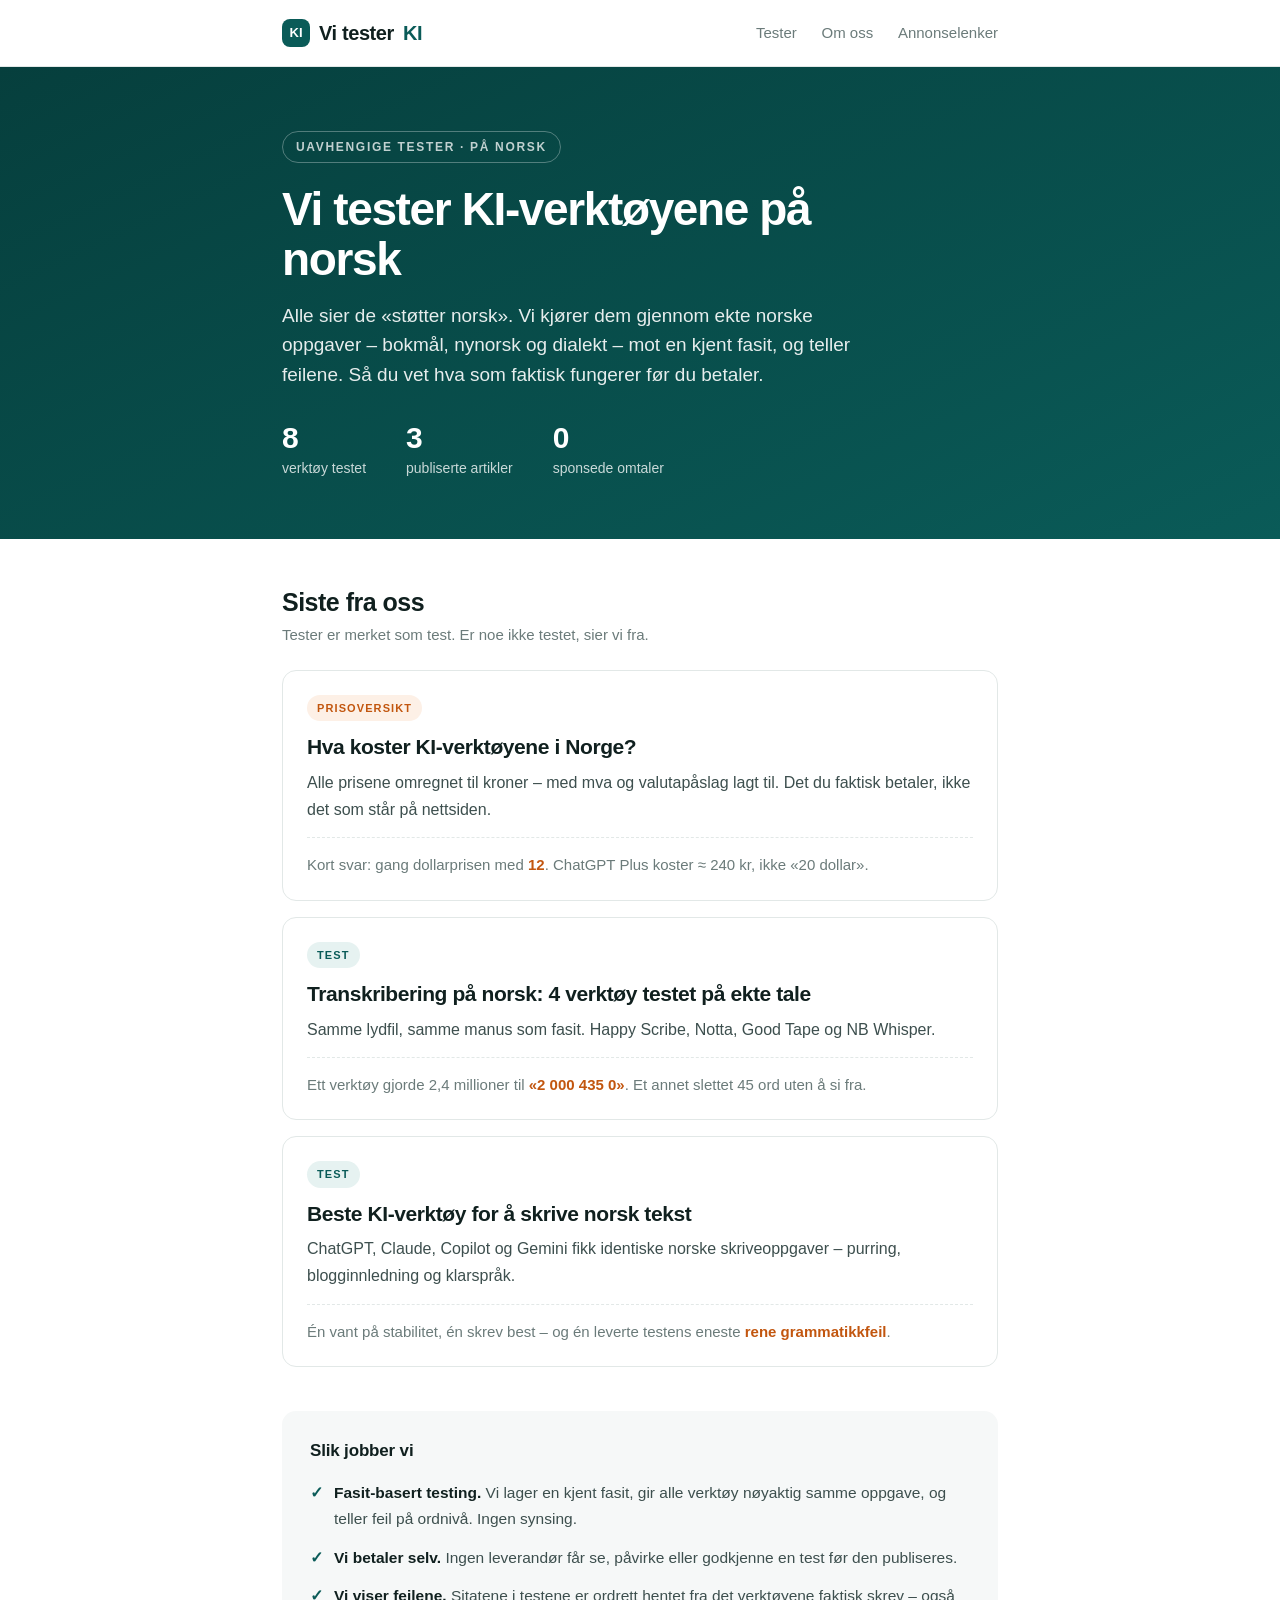
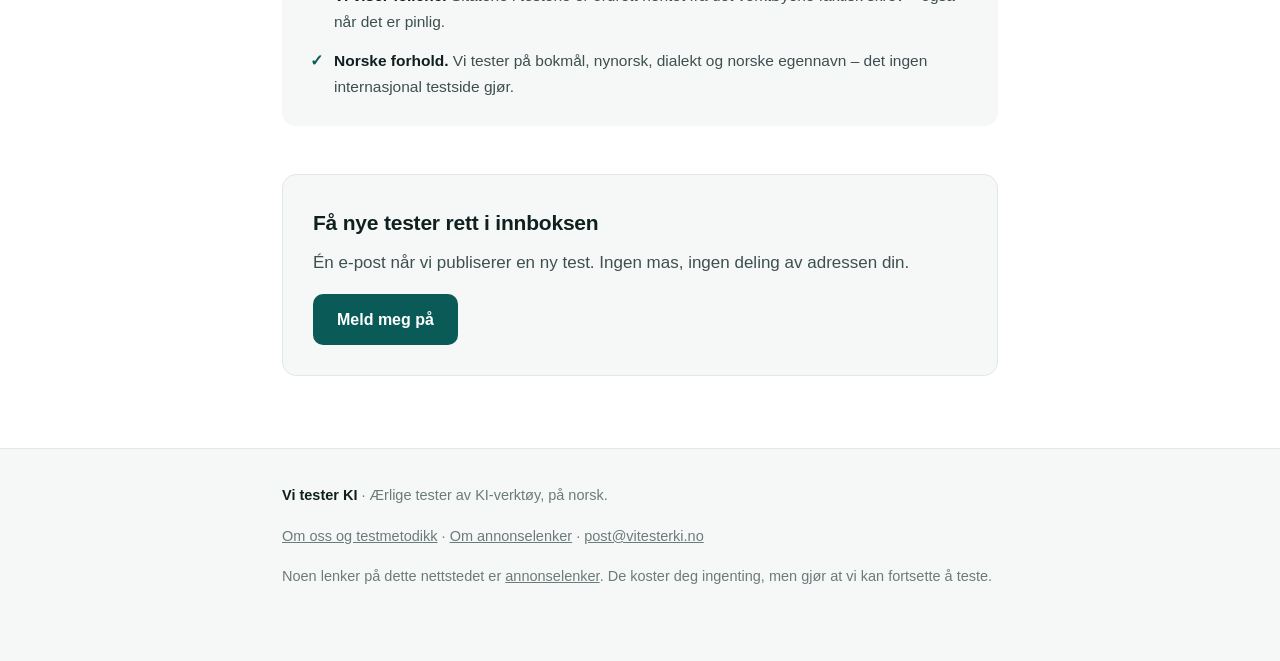
<file: index.html>
<!DOCTYPE html>
<html lang="nb">
<head>
<meta charset="UTF-8">
<meta name="viewport" content="width=device-width, initial-scale=1.0">
<title>Vi tester KI – ærlige tester av KI-verktøy på norsk</title>
<meta name="description" content="Vi kjøper og tester KI-verktøy selv, på norske oppgaver, og teller feilene mot en kjent fasit. Ærlige tester av hva som faktisk fungerer på norsk.">
<meta name='impact-site-verification' value='aad725a7-a618-4703-a66a-31766bc9f521'>
<link rel="canonical" href="https://vitesterki.no/">
<link rel="icon" href="favicon.svg" type="image/svg+xml">
<link rel="stylesheet" href="style.css">
</head>
<body>

<header class="site">
  <div class="wrap">
    <a class="logo" href="index.html"><span class="mark">KI</span>Vi tester <span class="word">KI</span></a>
    <nav>
      <a href="index.html">Tester</a>
      <a href="om.html">Om oss</a>
      <a href="annonselenker.html">Annonselenker</a>
    </nav>
  </div>
</header>

<section class="hero">
  <div class="wrap">
    <span class="eyebrow">Uavhengige tester · på norsk</span>
    <h1>Vi tester KI-verktøyene på norsk</h1>
    <p>Alle sier de «støtter norsk». Vi kjører dem gjennom ekte norske oppgaver – bokmål, nynorsk og dialekt – mot en kjent fasit, og teller feilene. Så du vet hva som faktisk fungerer før du betaler.</p>
    <div class="stats">
      <div><strong>8</strong><span>verktøy testet</span></div>
      <div><strong>3</strong><span>publiserte artikler</span></div>
      <div><strong>0</strong><span>sponsede omtaler</span></div>
    </div>
  </div>
</section>

<main class="wrap">

  <div class="section-head">
    <h2>Siste fra oss</h2>
    <p>Tester er merket som test. Er noe ikke testet, sier vi fra.</p>
  </div>

  <ul class="card-list">
    <li>
      <span class="badge guide">Prisoversikt</span>
      <a class="title" href="artikler/hva-koster-ki-verktoy-2026.html">Hva koster KI-verktøyene i Norge?</a>
      <div class="meta">Alle prisene omregnet til kroner – med mva og valutapåslag lagt til. Det du faktisk betaler, ikke det som står på nettsiden.</div>
      <div class="finding">Kort svar: gang dollarprisen med <strong>12</strong>. ChatGPT Plus koster ≈ 240 kr, ikke «20 dollar».</div>
    </li>
    <li>
      <span class="badge test">Test</span>
      <a class="title" href="artikler/beste-transkribering-norsk-tale.html">Transkribering på norsk: 4 verktøy testet på ekte tale</a>
      <div class="meta">Samme lydfil, samme manus som fasit. Happy Scribe, Notta, Good Tape og NB Whisper.</div>
      <div class="finding">Ett verktøy gjorde 2,4 millioner til <strong>«2 000 435 0»</strong>. Et annet slettet 45 ord uten å si fra.</div>
    </li>
    <li>
      <span class="badge test">Test</span>
      <a class="title" href="artikler/beste-ki-verktoy-norsk-tekst.html">Beste KI-verktøy for å skrive norsk tekst</a>
      <div class="meta">ChatGPT, Claude, Copilot og Gemini fikk identiske norske skriveoppgaver – purring, blogginnledning og klarspråk.</div>
      <div class="finding">Én vant på stabilitet, én skrev best – og én leverte testens eneste <strong>rene grammatikkfeil</strong>.</div>
    </li>
  </ul>

  <div class="trust">
    <h3>Slik jobber vi</h3>
    <ul>
      <li><span class="tick">✓</span><span><b>Fasit-basert testing.</b> Vi lager en kjent fasit, gir alle verktøy nøyaktig samme oppgave, og teller feil på ordnivå. Ingen synsing.</span></li>
      <li><span class="tick">✓</span><span><b>Vi betaler selv.</b> Ingen leverandør får se, påvirke eller godkjenne en test før den publiseres.</span></li>
      <li><span class="tick">✓</span><span><b>Vi viser feilene.</b> Sitatene i testene er ordrett hentet fra det verktøyene faktisk skrev – også når det er pinlig.</span></li>
      <li><span class="tick">✓</span><span><b>Norske forhold.</b> Vi tester på bokmål, nynorsk, dialekt og norske egennavn – det ingen internasjonal testside gjør.</span></li>
    </ul>
  </div>

  <div class="newsletter">
    <h3>Få nye tester rett i innboksen</h3>
    <p>Én e-post når vi publiserer en ny test. Ingen mas, ingen deling av adressen din.</p>
    <!-- TODO: bytt ut med MailerLite-skjema -->
    <a class="btn" href="mailto:post@vitesterki.no?subject=Meld%20meg%20p%C3%A5%20nyhetsbrevet">Meld meg på</a>
  </div>

</main>

<footer class="site">
  <div class="wrap">
    <p><strong>Vi tester KI</strong> · Ærlige tester av KI-verktøy, på norsk.</p>
    <p><a href="om.html">Om oss og testmetodikk</a> · <a href="annonselenker.html">Om annonselenker</a> · <a href="mailto:post@vitesterki.no">post@vitesterki.no</a></p>
    <p>Noen lenker på dette nettstedet er <a href="annonselenker.html">annonselenker</a>. De koster deg ingenting, men gjør at vi kan fortsette å teste.</p>
  </div>
</footer>

</body>
</html>
</file>
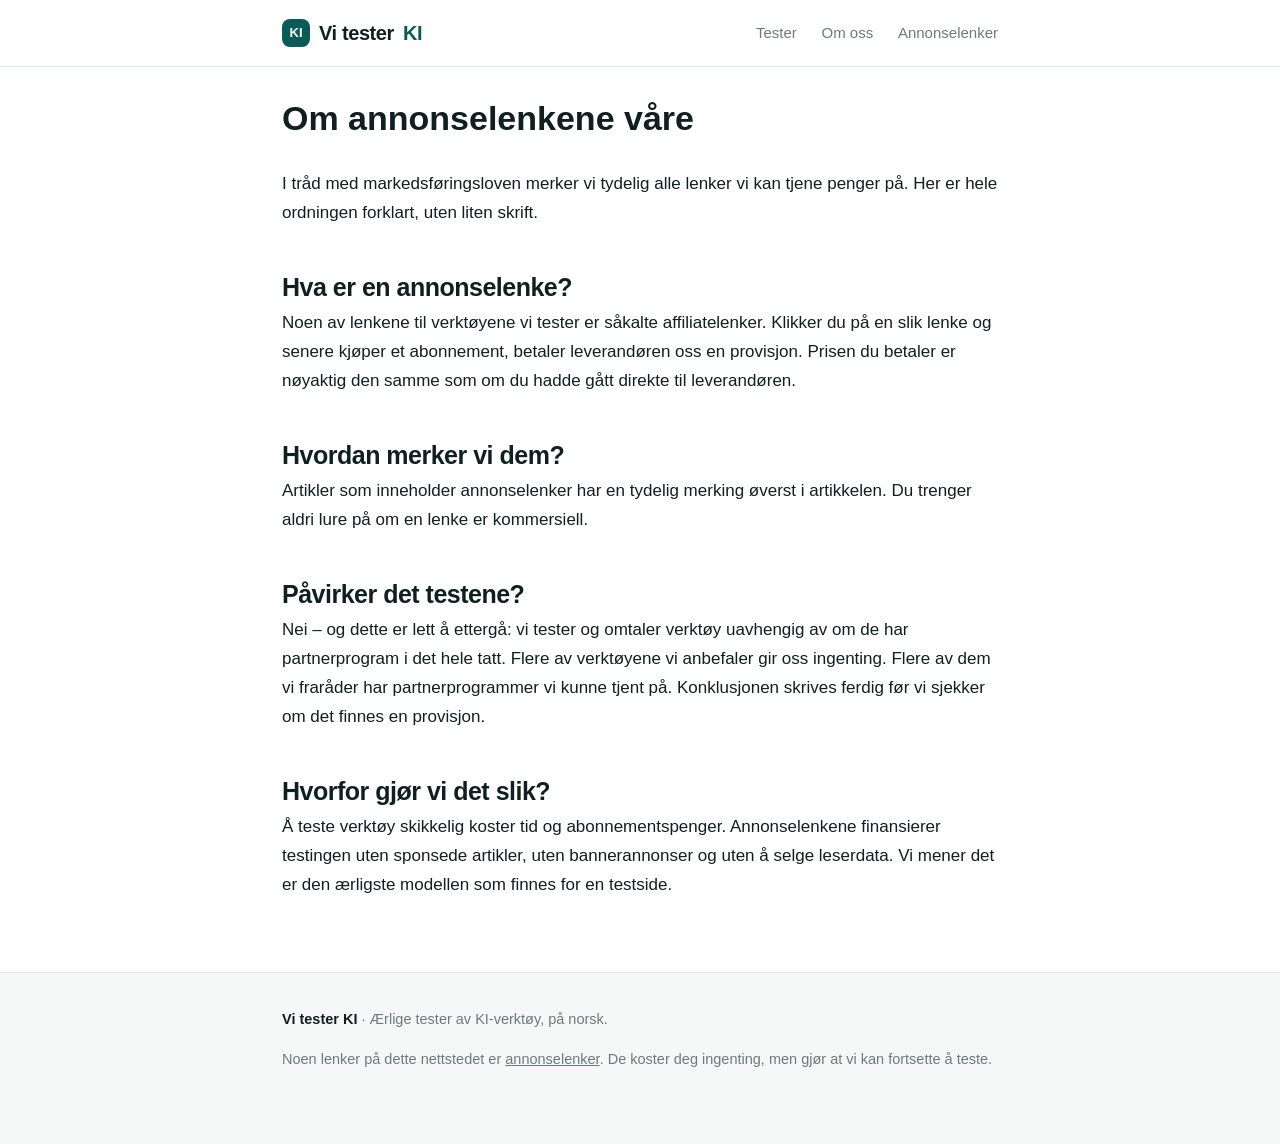
<file: annonselenker.html>
<!DOCTYPE html>
<html lang="nb">
<head>
<meta charset="UTF-8">
<meta name="viewport" content="width=device-width, initial-scale=1.0">
<title>Annonselenker – Vi tester KI</title>
<meta name="description" content="Slik fungerer annonselenkene på Vi tester KI, og hvorfor de aldri påvirker konklusjonene våre.">
<link rel="canonical" href="https://vitesterki.no/annonselenker.html">
<link rel="icon" href="favicon.svg" type="image/svg+xml">
<link rel="stylesheet" href="style.css">
</head>
<body>

<header class="site">
  <div class="wrap">
    <a class="logo" href="index.html"><span class="mark">KI</span>Vi tester <span class="word">KI</span></a>
    <nav>
      <a href="index.html">Tester</a>
      <a href="om.html">Om oss</a>
      <a href="annonselenker.html">Annonselenker</a>
    </nav>
  </div>
</header>

<main class="wrap">

  <h1>Om annonselenkene våre</h1>

  <p>I tråd med markedsføringsloven merker vi tydelig alle lenker vi kan tjene penger på. Her er hele ordningen forklart, uten liten skrift.</p>

  <h2>Hva er en annonselenke?</h2>
  <p>Noen av lenkene til verktøyene vi tester er såkalte affiliatelenker. Klikker du på en slik lenke og senere kjøper et abonnement, betaler leverandøren oss en provisjon. Prisen du betaler er nøyaktig den samme som om du hadde gått direkte til leverandøren.</p>

  <h2>Hvordan merker vi dem?</h2>
  <p>Artikler som inneholder annonselenker har en tydelig merking øverst i artikkelen. Du trenger aldri lure på om en lenke er kommersiell.</p>

  <h2>Påvirker det testene?</h2>
  <p>Nei – og dette er lett å ettergå: vi tester og omtaler verktøy uavhengig av om de har partnerprogram i det hele tatt. Flere av verktøyene vi anbefaler gir oss ingenting. Flere av dem vi fraråder har partnerprogrammer vi kunne tjent på. Konklusjonen skrives ferdig før vi sjekker om det finnes en provisjon.</p>

  <h2>Hvorfor gjør vi det slik?</h2>
  <p>Å teste verktøy skikkelig koster tid og abonnementspenger. Annonselenkene finansierer testingen uten sponsede artikler, uten bannerannonser og uten å selge leserdata. Vi mener det er den ærligste modellen som finnes for en testside.</p>

</main>

<footer class="site">
  <div class="wrap">
    <p><strong>Vi tester KI</strong> · Ærlige tester av KI-verktøy, på norsk.</p>
    <p>Noen lenker på dette nettstedet er <a href="annonselenker.html">annonselenker</a>. De koster deg ingenting, men gjør at vi kan fortsette å teste.</p>
  </div>
</footer>

</body>
</html>
</file>
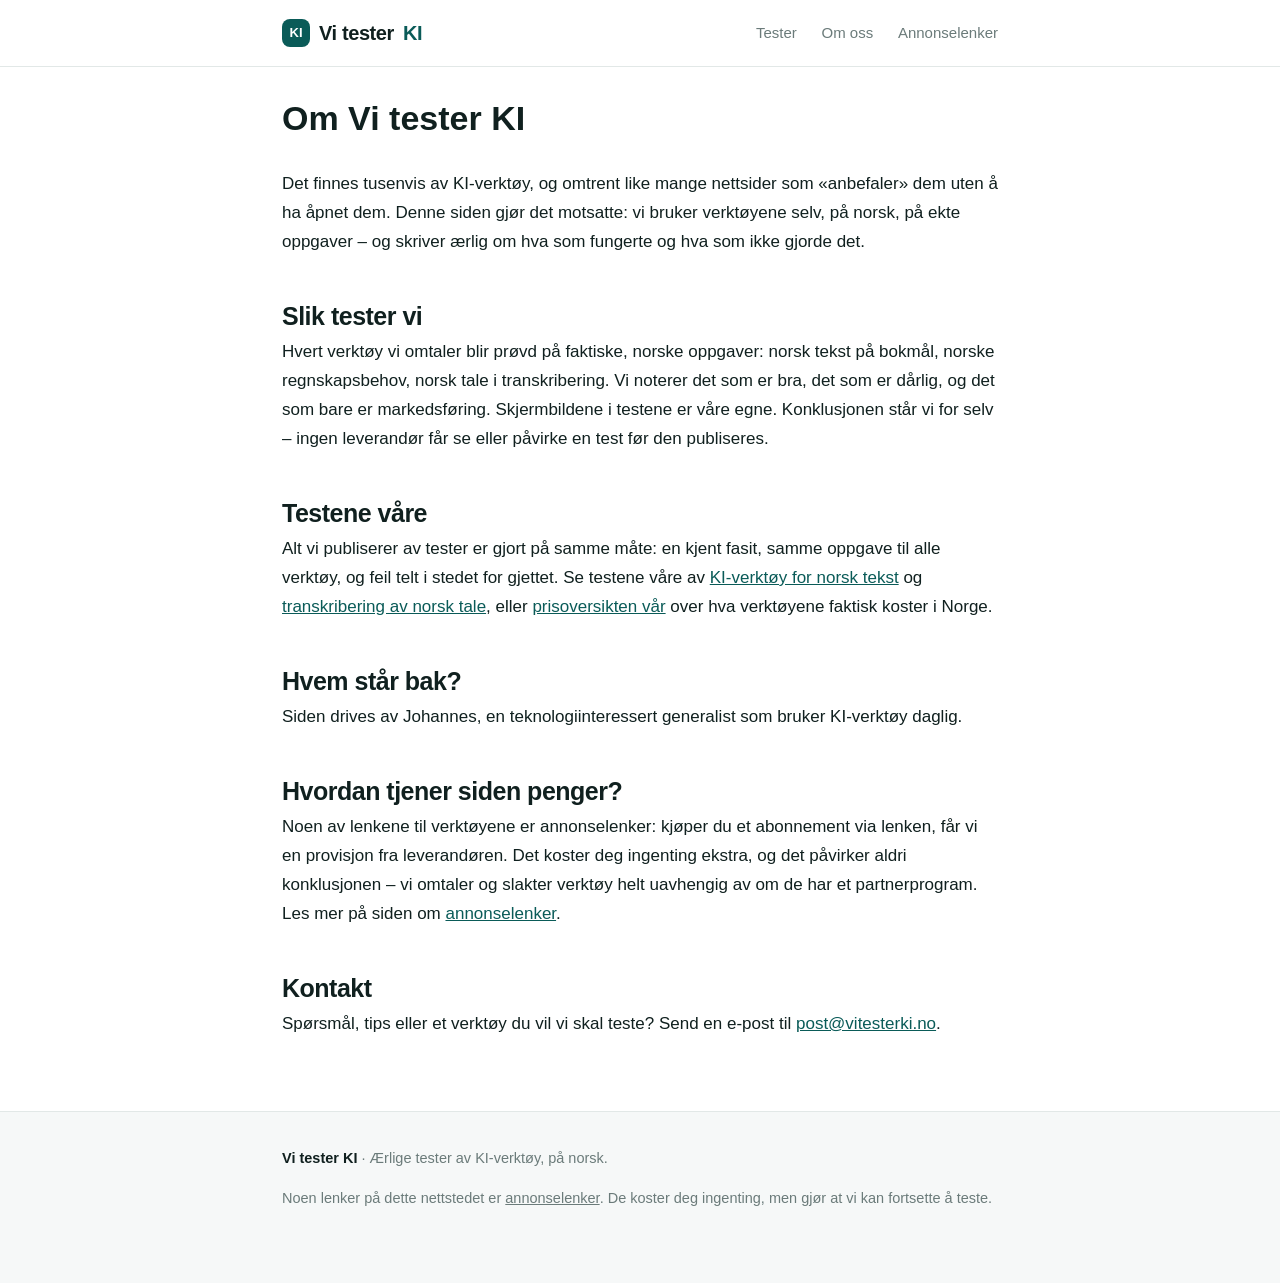
<file: om.html>
<!DOCTYPE html>
<html lang="nb">
<head>
<meta charset="UTF-8">
<meta name="viewport" content="width=device-width, initial-scale=1.0">
<title>Om oss – Vi tester KI</title>
<meta name="description" content="Hvem som står bak Vi tester KI, hvordan vi tester, og hvorfor du kan stole på det vi skriver.">
<link rel="canonical" href="https://vitesterki.no/om.html">
<link rel="icon" href="favicon.svg" type="image/svg+xml">
<link rel="stylesheet" href="style.css">
</head>
<body>

<header class="site">
  <div class="wrap">
    <a class="logo" href="index.html"><span class="mark">KI</span>Vi tester <span class="word">KI</span></a>
    <nav>
      <a href="index.html">Tester</a>
      <a href="om.html">Om oss</a>
      <a href="annonselenker.html">Annonselenker</a>
    </nav>
  </div>
</header>

<main class="wrap">

  <h1>Om Vi tester KI</h1>

  <p>Det finnes tusenvis av KI-verktøy, og omtrent like mange nettsider som «anbefaler» dem uten å ha åpnet dem. Denne siden gjør det motsatte: vi bruker verktøyene selv, på norsk, på ekte oppgaver – og skriver ærlig om hva som fungerte og hva som ikke gjorde det.</p>

  <h2>Slik tester vi</h2>
  <p>Hvert verktøy vi omtaler blir prøvd på faktiske, norske oppgaver: norsk tekst på bokmål, norske regnskapsbehov, norsk tale i transkribering. Vi noterer det som er bra, det som er dårlig, og det som bare er markedsføring. Skjermbildene i testene er våre egne. Konklusjonen står vi for selv – ingen leverandør får se eller påvirke en test før den publiseres.</p>

  <h2>Testene våre</h2>
  <p>Alt vi publiserer av tester er gjort på samme måte: en kjent fasit, samme oppgave til alle verktøy, og feil telt i stedet for gjettet. Se testene våre av <a href="artikler/beste-ki-verktoy-norsk-tekst.html">KI-verktøy for norsk tekst</a> og <a href="artikler/beste-transkribering-norsk-tale.html">transkribering av norsk tale</a>, eller <a href="artikler/hva-koster-ki-verktoy-2026.html">prisoversikten vår</a> over hva verktøyene faktisk koster i Norge.</p>

  <h2>Hvem står bak?</h2>
  <p>Siden drives av Johannes, en teknologiinteressert generalist som bruker KI-verktøy daglig.
  <!-- TODO: Johannes – skriv 2–3 setninger til om deg selv her. Ekte person bak siden = tillit hos både lesere og Google. --></p>

  <h2>Hvordan tjener siden penger?</h2>
  <p>Noen av lenkene til verktøyene er annonselenker: kjøper du et abonnement via lenken, får vi en provisjon fra leverandøren. Det koster deg ingenting ekstra, og det påvirker aldri konklusjonen – vi omtaler og slakter verktøy helt uavhengig av om de har et partnerprogram. Les mer på siden om <a href="annonselenker.html">annonselenker</a>.</p>

  <h2>Kontakt</h2>
  <p>Spørsmål, tips eller et verktøy du vil vi skal teste? Send en e-post til <a href="mailto:post@vitesterki.no">post@vitesterki.no</a>.</p>

</main>

<footer class="site">
  <div class="wrap">
    <p><strong>Vi tester KI</strong> · Ærlige tester av KI-verktøy, på norsk.</p>
    <p>Noen lenker på dette nettstedet er <a href="annonselenker.html">annonselenker</a>. De koster deg ingenting, men gjør at vi kan fortsette å teste.</p>
  </div>
</footer>

</body>
</html>
</file>
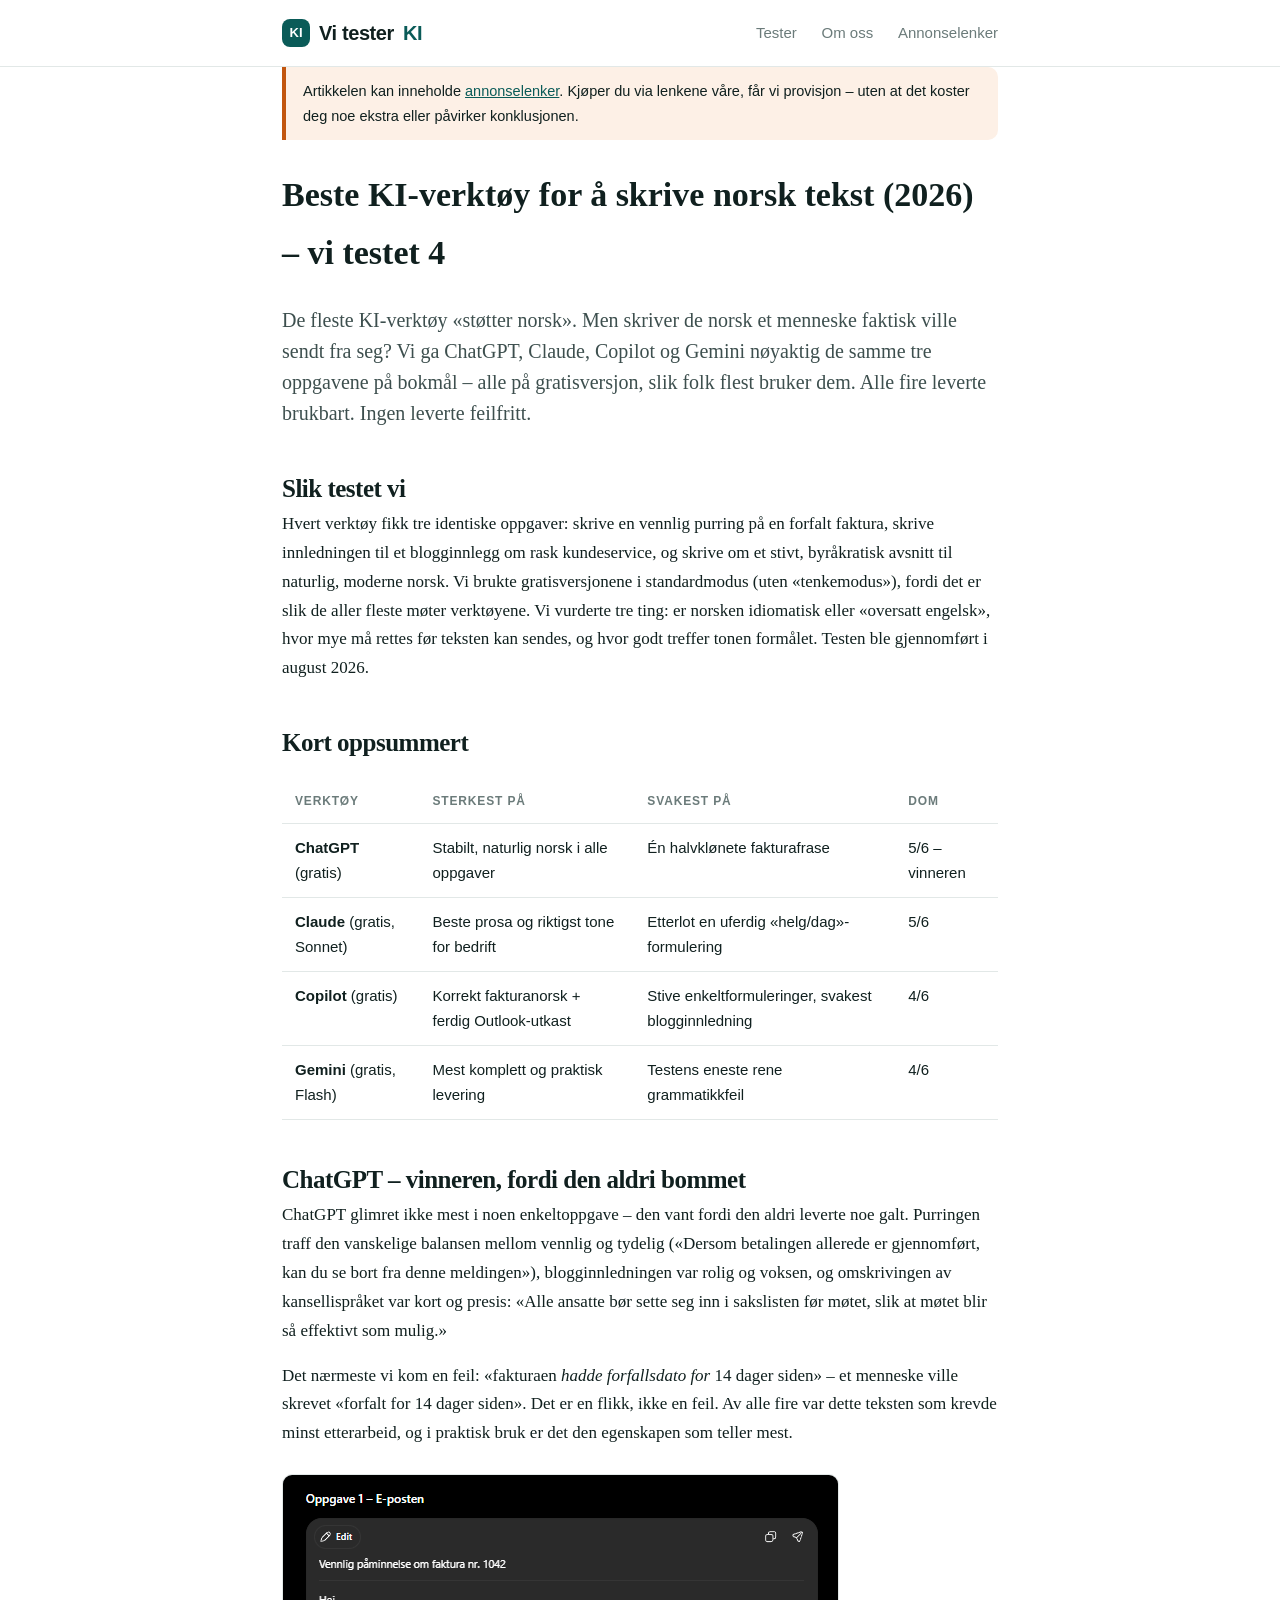
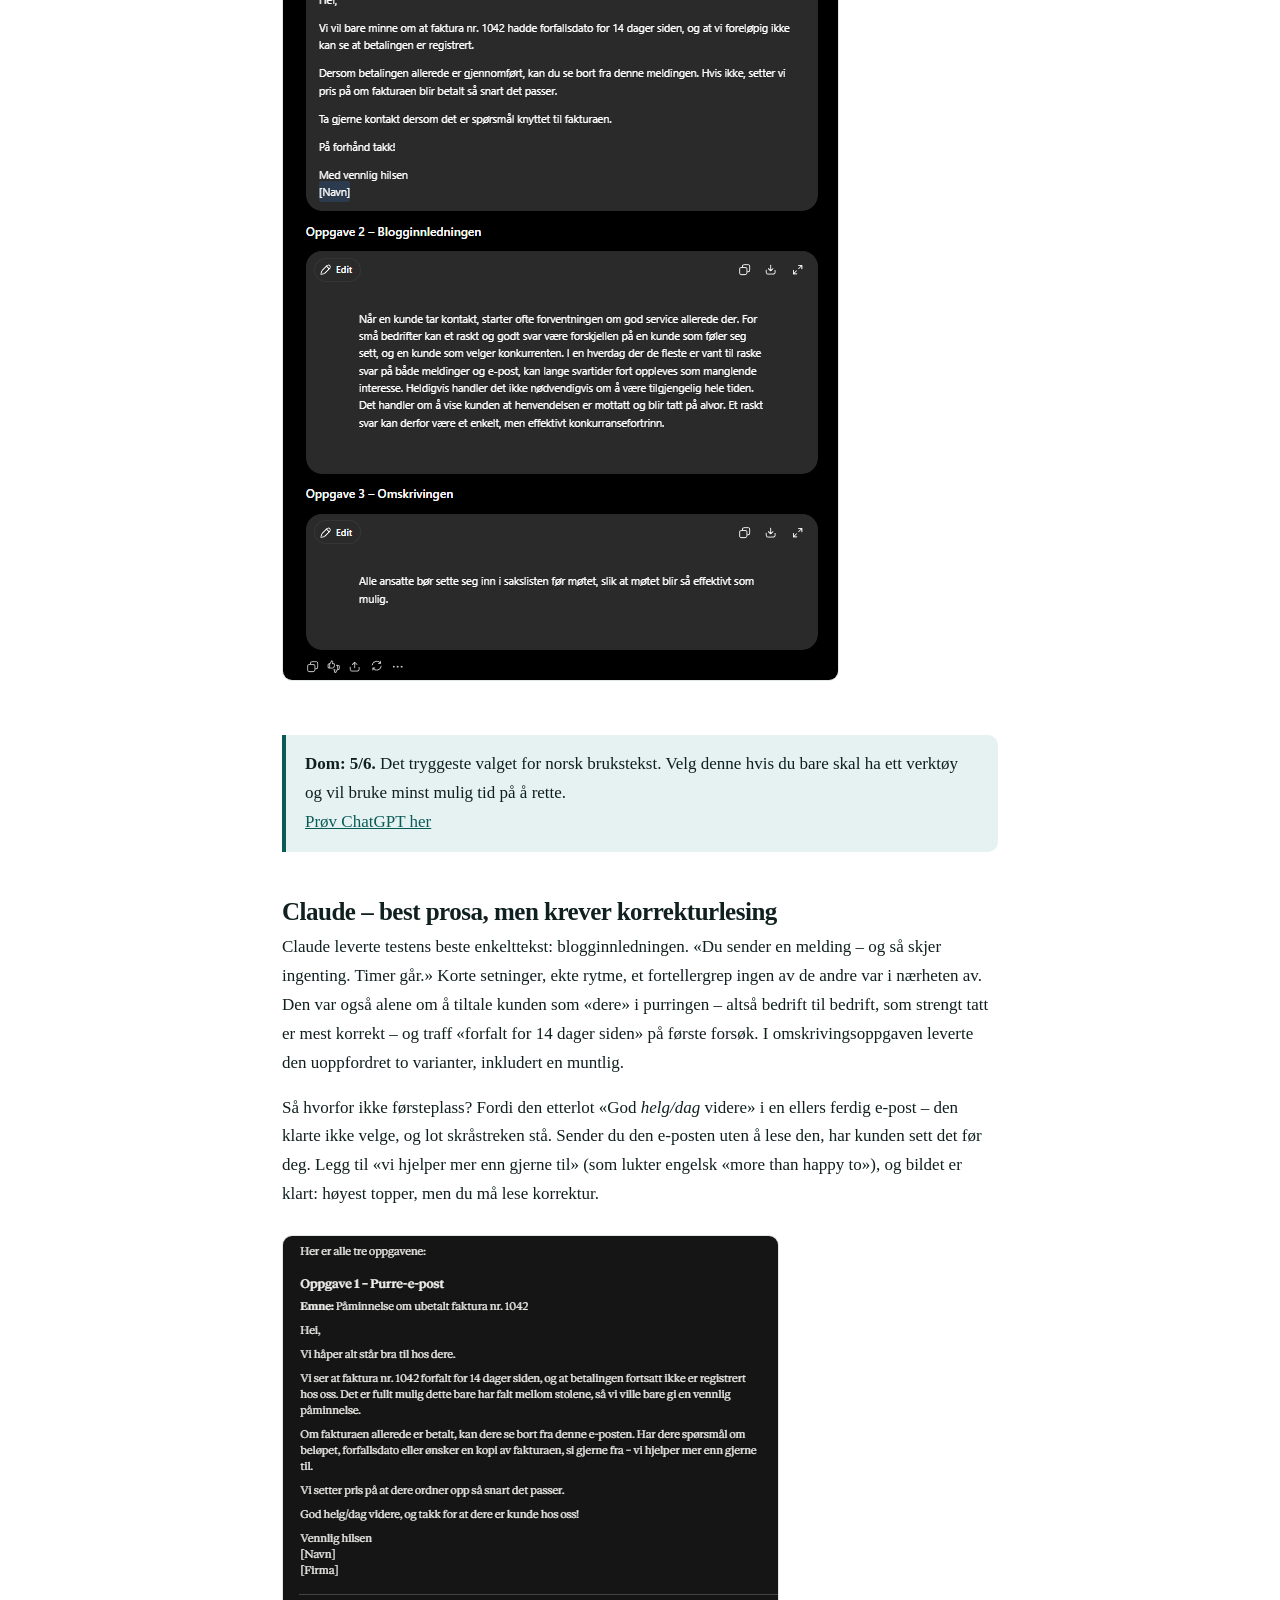
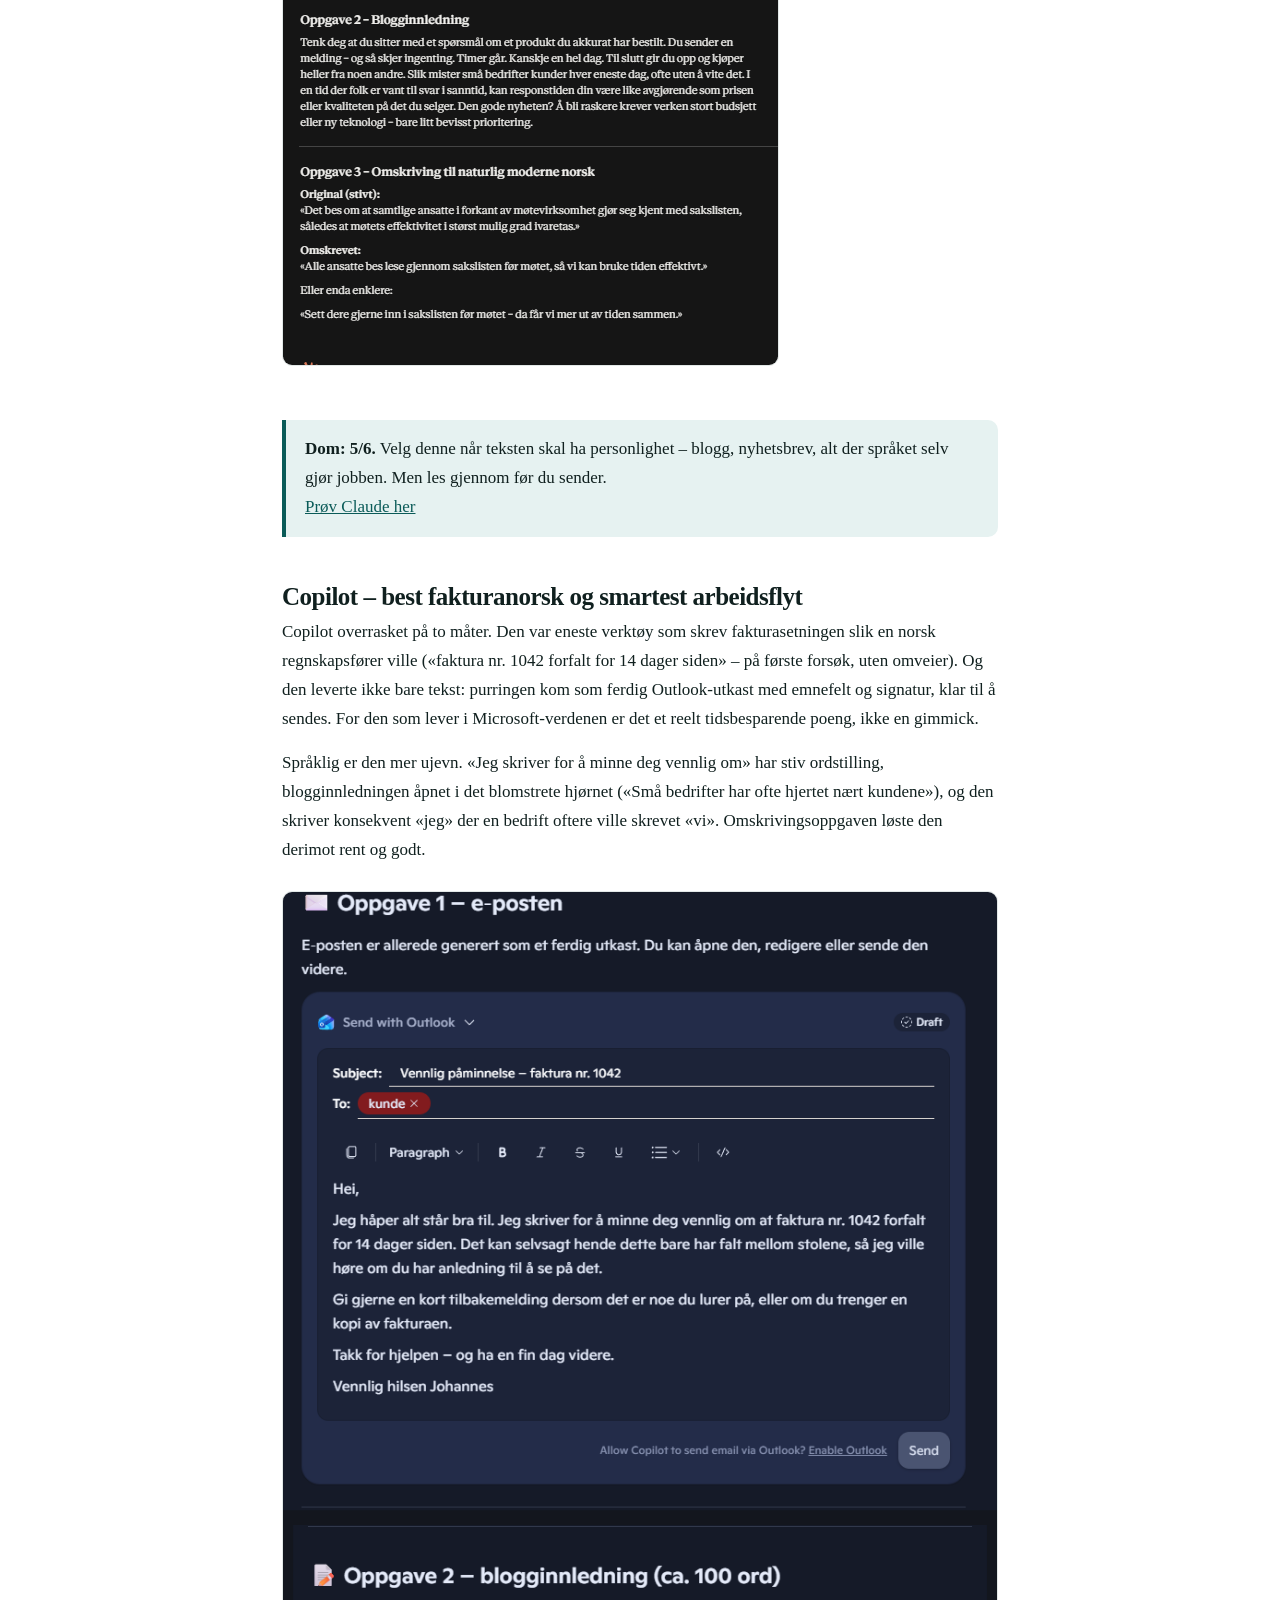
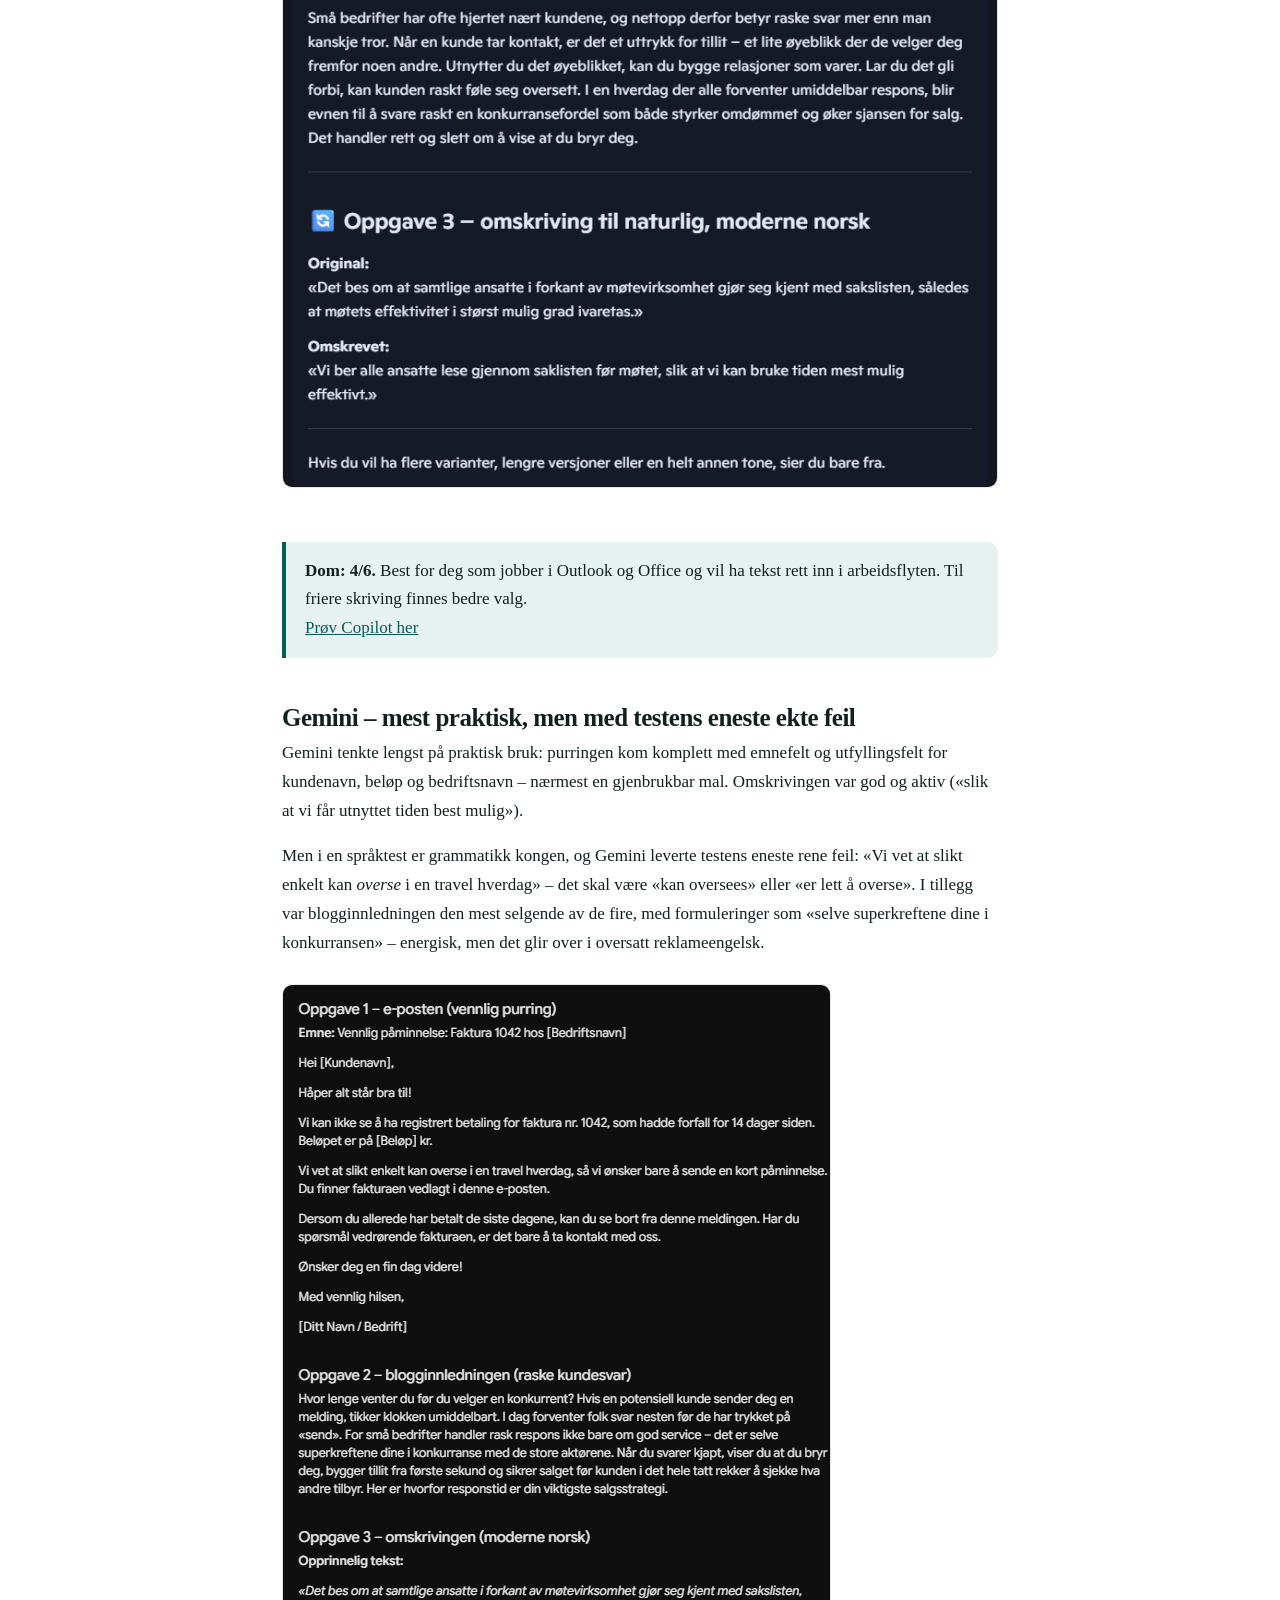
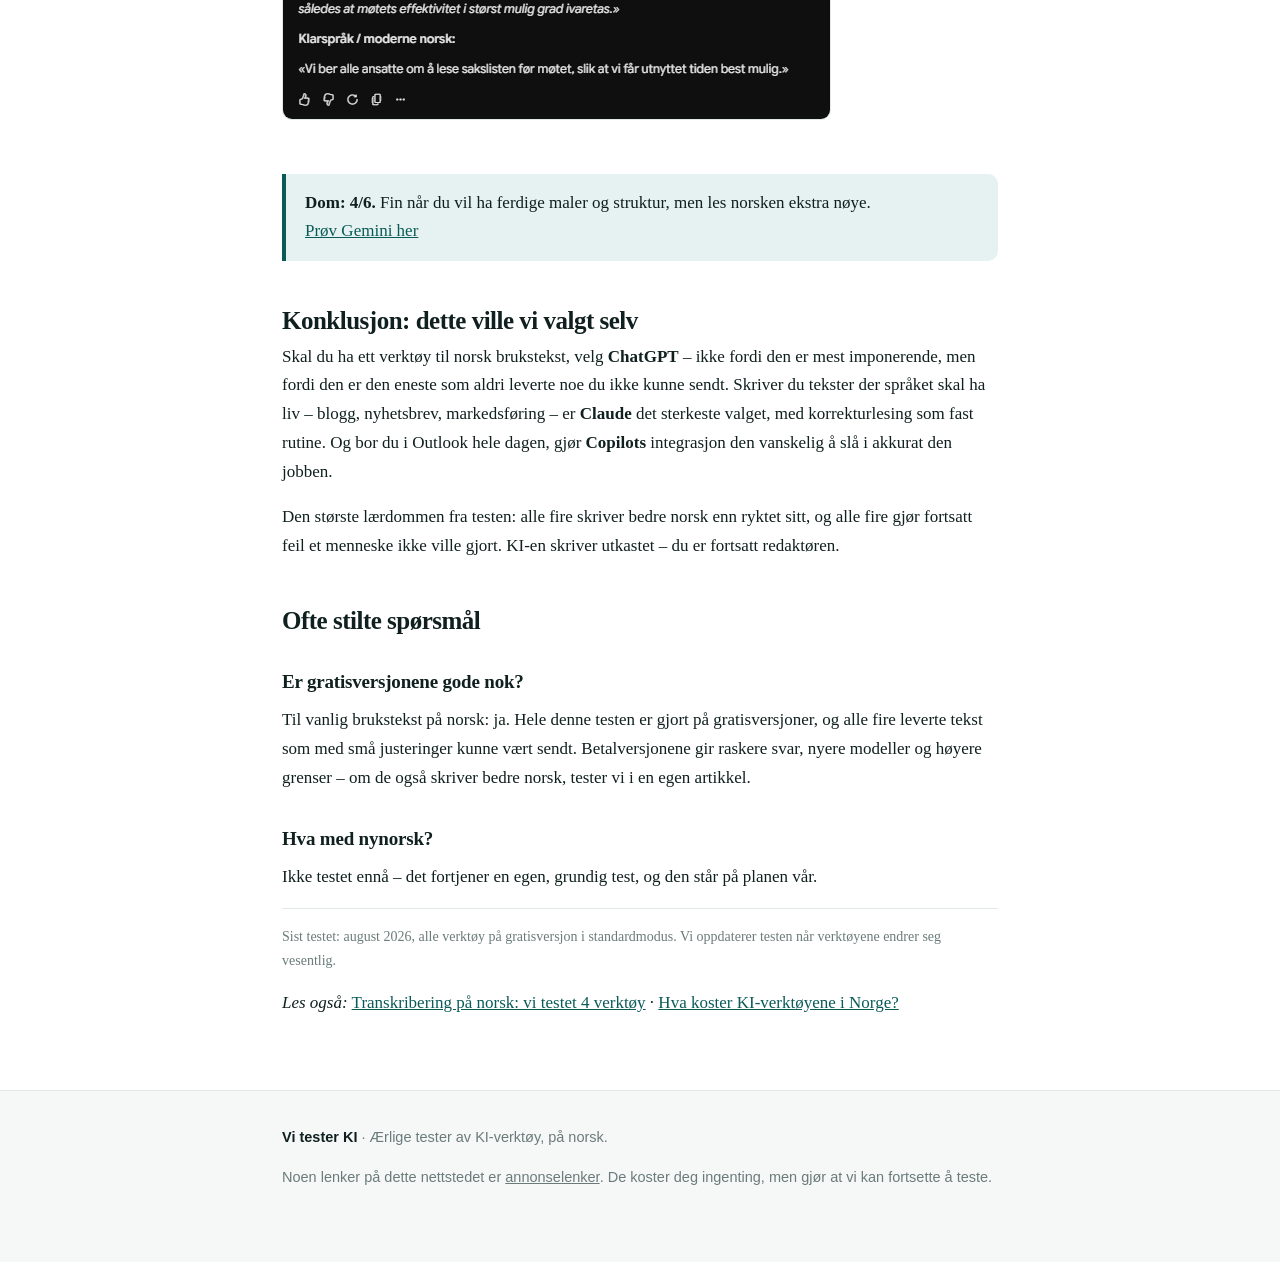
<file: artikler/beste-ki-verktoy-norsk-tekst.html>
<!DOCTYPE html>
<html lang="nb">
<head>
<meta charset="UTF-8">
<meta name="viewport" content="width=device-width, initial-scale=1.0">
<title>Beste KI-verktøy for norsk tekst (2026) | Vi tester KI</title>
<meta name="description" content="Vi testet ChatGPT, Claude, Copilot og Gemini på identiske norske skriveoppgaver – purre-e-post, blogginnledning og klarspråk. Her er vinneren, og feilene vi fant.">
<link rel="canonical" href="https://vitesterki.no/artikler/beste-ki-verktoy-norsk-tekst.html">
<link rel="icon" href="../favicon.svg" type="image/svg+xml">
<link rel="stylesheet" href="../style.css">
</head>
<body>

<header class="site">
  <div class="wrap">
    <a class="logo" href="../index.html"><span class="mark">KI</span>Vi tester <span class="word">KI</span></a>
    <nav>
      <a href="../index.html">Tester</a>
      <a href="../om.html">Om oss</a>
      <a href="../annonselenker.html">Annonselenker</a>
    </nav>
  </div>
</header>

<main class="wrap prose">

  <div class="disclosure">Artikkelen kan inneholde <a href="../annonselenker.html">annonselenker</a>. Kjøper du via lenkene våre, får vi provisjon – uten at det koster deg noe ekstra eller påvirker konklusjonen.</div>

  <h1>Beste KI-verktøy for å skrive norsk tekst (2026) – vi testet 4</h1>
  <p class="lede">De fleste KI-verktøy «støtter norsk». Men skriver de norsk et menneske faktisk ville sendt fra seg? Vi ga ChatGPT, Claude, Copilot og Gemini nøyaktig de samme tre oppgavene på bokmål – alle på gratisversjon, slik folk flest bruker dem. Alle fire leverte brukbart. Ingen leverte feilfritt.</p>

  <h2>Slik testet vi</h2>
  <p>Hvert verktøy fikk tre identiske oppgaver: skrive en vennlig purring på en forfalt faktura, skrive innledningen til et blogginnlegg om rask kundeservice, og skrive om et stivt, byråkratisk avsnitt til naturlig, moderne norsk. Vi brukte gratisversjonene i standardmodus (uten «tenkemodus»), fordi det er slik de aller fleste møter verktøyene. Vi vurderte tre ting: er norsken idiomatisk eller «oversatt engelsk», hvor mye må rettes før teksten kan sendes, og hvor godt treffer tonen formålet. Testen ble gjennomført i august 2026.</p>

  <h2>Kort oppsummert</h2>
  <table>
    <tr><th>Verktøy</th><th>Sterkest på</th><th>Svakest på</th><th>Dom</th></tr>
    <tr><td><strong>ChatGPT</strong> (gratis)</td><td>Stabilt, naturlig norsk i alle oppgaver</td><td>Én halvklønete fakturafrase</td><td>5/6 – vinneren</td></tr>
    <tr><td><strong>Claude</strong> (gratis, Sonnet)</td><td>Beste prosa og riktigst tone for bedrift</td><td>Etterlot en uferdig «helg/dag»-formulering</td><td>5/6</td></tr>
    <tr><td><strong>Copilot</strong> (gratis)</td><td>Korrekt fakturanorsk + ferdig Outlook-utkast</td><td>Stive enkeltformuleringer, svakest blogginnledning</td><td>4/6</td></tr>
    <tr><td><strong>Gemini</strong> (gratis, Flash)</td><td>Mest komplett og praktisk levering</td><td>Testens eneste rene grammatikkfeil</td><td>4/6</td></tr>
  </table>

  <h2>ChatGPT – vinneren, fordi den aldri bommet</h2>
  <p>ChatGPT glimret ikke mest i noen enkeltoppgave – den vant fordi den aldri leverte noe galt. Purringen traff den vanskelige balansen mellom vennlig og tydelig («Dersom betalingen allerede er gjennomført, kan du se bort fra denne meldingen»), blogginnledningen var rolig og voksen, og omskrivingen av kansellispråket var kort og presis: «Alle ansatte bør sette seg inn i sakslisten før møtet, slik at møtet blir så effektivt som mulig.»</p>
  <p>Det nærmeste vi kom en feil: «fakturaen <em>hadde forfallsdato for</em> 14 dager siden» – et menneske ville skrevet «forfalt for 14 dager siden». Det er en flikk, ikke en feil. Av alle fire var dette teksten som krevde minst etterarbeid, og i praktisk bruk er det den egenskapen som teller mest.</p>
  <p><img class="screenshot" src="bilder/chatgpt.png" alt="Skjermbilde av ChatGPT sin purre-e-post på norsk"></p>
  <div class="verdict"><strong>Dom: 5/6.</strong> Det tryggeste valget for norsk brukstekst. Velg denne hvis du bare skal ha ett verktøy og vil bruke minst mulig tid på å rette. <br><a href="https://chatgpt.com">Prøv ChatGPT her</a></div>

  <h2>Claude – best prosa, men krever korrekturlesing</h2>
  <p>Claude leverte testens beste enkelttekst: blogginnledningen. «Du sender en melding – og så skjer ingenting. Timer går.» Korte setninger, ekte rytme, et fortellergrep ingen av de andre var i nærheten av. Den var også alene om å tiltale kunden som «dere» i purringen – altså bedrift til bedrift, som strengt tatt er mest korrekt – og traff «forfalt for 14 dager siden» på første forsøk. I omskrivingsoppgaven leverte den uoppfordret to varianter, inkludert en muntlig.</p>
  <p>Så hvorfor ikke førsteplass? Fordi den etterlot «God <em>helg/dag</em> videre» i en ellers ferdig e-post – den klarte ikke velge, og lot skråstreken stå. Sender du den e-posten uten å lese den, har kunden sett det før deg. Legg til «vi hjelper mer enn gjerne til» (som lukter engelsk «more than happy to»), og bildet er klart: høyest topper, men du må lese korrektur.</p>
  <p><img class="screenshot" src="bilder/claude.png" alt="Skjermbilde av Claude sin purre-e-post og blogginnledning på norsk"></p>
  <div class="verdict"><strong>Dom: 5/6.</strong> Velg denne når teksten skal ha personlighet – blogg, nyhetsbrev, alt der språket selv gjør jobben. Men les gjennom før du sender. <br><a href="https://claude.ai">Prøv Claude her</a></div>

  <h2>Copilot – best fakturanorsk og smartest arbeidsflyt</h2>
  <p>Copilot overrasket på to måter. Den var eneste verktøy som skrev fakturasetningen slik en norsk regnskapsfører ville («faktura nr. 1042 forfalt for 14 dager siden» – på første forsøk, uten omveier). Og den leverte ikke bare tekst: purringen kom som ferdig Outlook-utkast med emnefelt og signatur, klar til å sendes. For den som lever i Microsoft-verdenen er det et reelt tidsbesparende poeng, ikke en gimmick.</p>
  <p>Språklig er den mer ujevn. «Jeg skriver for å minne deg vennlig om» har stiv ordstilling, blogginnledningen åpnet i det blomstrete hjørnet («Små bedrifter har ofte hjertet nært kundene»), og den skriver konsekvent «jeg» der en bedrift oftere ville skrevet «vi». Omskrivingsoppgaven løste den derimot rent og godt.</p>
  <p><img class="screenshot" src="bilder/copilot.png" alt="Skjermbilde av Copilot sitt Outlook-utkast med norsk purre-e-post"></p>
  <div class="verdict"><strong>Dom: 4/6.</strong> Best for deg som jobber i Outlook og Office og vil ha tekst rett inn i arbeidsflyten. Til friere skriving finnes bedre valg. <br><a href="https://copilot.microsoft.com">Prøv Copilot her</a></div>

  <h2>Gemini – mest praktisk, men med testens eneste ekte feil</h2>
  <p>Gemini tenkte lengst på praktisk bruk: purringen kom komplett med emnefelt og utfyllingsfelt for kundenavn, beløp og bedriftsnavn – nærmest en gjenbrukbar mal. Omskrivingen var god og aktiv («slik at vi får utnyttet tiden best mulig»).</p>
  <p>Men i en språktest er grammatikk kongen, og Gemini leverte testens eneste rene feil: «Vi vet at slikt enkelt kan <em>overse</em> i en travel hverdag» – det skal være «kan oversees» eller «er lett å overse». I tillegg var blogginnledningen den mest selgende av de fire, med formuleringer som «selve superkreftene dine i konkurransen» – energisk, men det glir over i oversatt reklameengelsk.</p>
  <p><img class="screenshot" src="bilder/gemini.png" alt="Skjermbilde av Gemini sin purre-e-post med utfyllingsfelt på norsk"></p>
  <div class="verdict"><strong>Dom: 4/6.</strong> Fin når du vil ha ferdige maler og struktur, men les norsken ekstra nøye. <br><a href="https://gemini.google.com">Prøv Gemini her</a></div>

  <h2>Konklusjon: dette ville vi valgt selv</h2>
  <p>Skal du ha ett verktøy til norsk brukstekst, velg <strong>ChatGPT</strong> – ikke fordi den er mest imponerende, men fordi den er den eneste som aldri leverte noe du ikke kunne sendt. Skriver du tekster der språket skal ha liv – blogg, nyhetsbrev, markedsføring – er <strong>Claude</strong> det sterkeste valget, med korrekturlesing som fast rutine. Og bor du i Outlook hele dagen, gjør <strong>Copilots</strong> integrasjon den vanskelig å slå i akkurat den jobben.</p>
  <p>Den største lærdommen fra testen: alle fire skriver bedre norsk enn ryktet sitt, og alle fire gjør fortsatt feil et menneske ikke ville gjort. KI-en skriver utkastet – du er fortsatt redaktøren.</p>

  <h2>Ofte stilte spørsmål</h2>
  <h3>Er gratisversjonene gode nok?</h3>
  <p>Til vanlig brukstekst på norsk: ja. Hele denne testen er gjort på gratisversjoner, og alle fire leverte tekst som med små justeringer kunne vært sendt. Betalversjonene gir raskere svar, nyere modeller og høyere grenser – om de også skriver bedre norsk, tester vi i en egen artikkel.</p>
  <h3>Hva med nynorsk?</h3>
  <p>Ikke testet ennå – det fortjener en egen, grundig test, og den står på planen vår.</p>

  <p class="tagline">Sist testet: august 2026, alle verktøy på gratisversjon i standardmodus. Vi oppdaterer testen når verktøyene endrer seg vesentlig.</p>

  <p><em>Les også:</em> <a href="beste-transkribering-norsk-tale.html">Transkribering på norsk: vi testet 4 verktøy</a> · <a href="hva-koster-ki-verktoy-2026.html">Hva koster KI-verktøyene i Norge?</a></p>

</main>

<footer class="site">
  <div class="wrap">
    <p><strong>Vi tester KI</strong> · Ærlige tester av KI-verktøy, på norsk.</p>
    <p>Noen lenker på dette nettstedet er <a href="../annonselenker.html">annonselenker</a>. De koster deg ingenting, men gjør at vi kan fortsette å teste.</p>
  </div>
</footer>

</body>
</html>
</file>
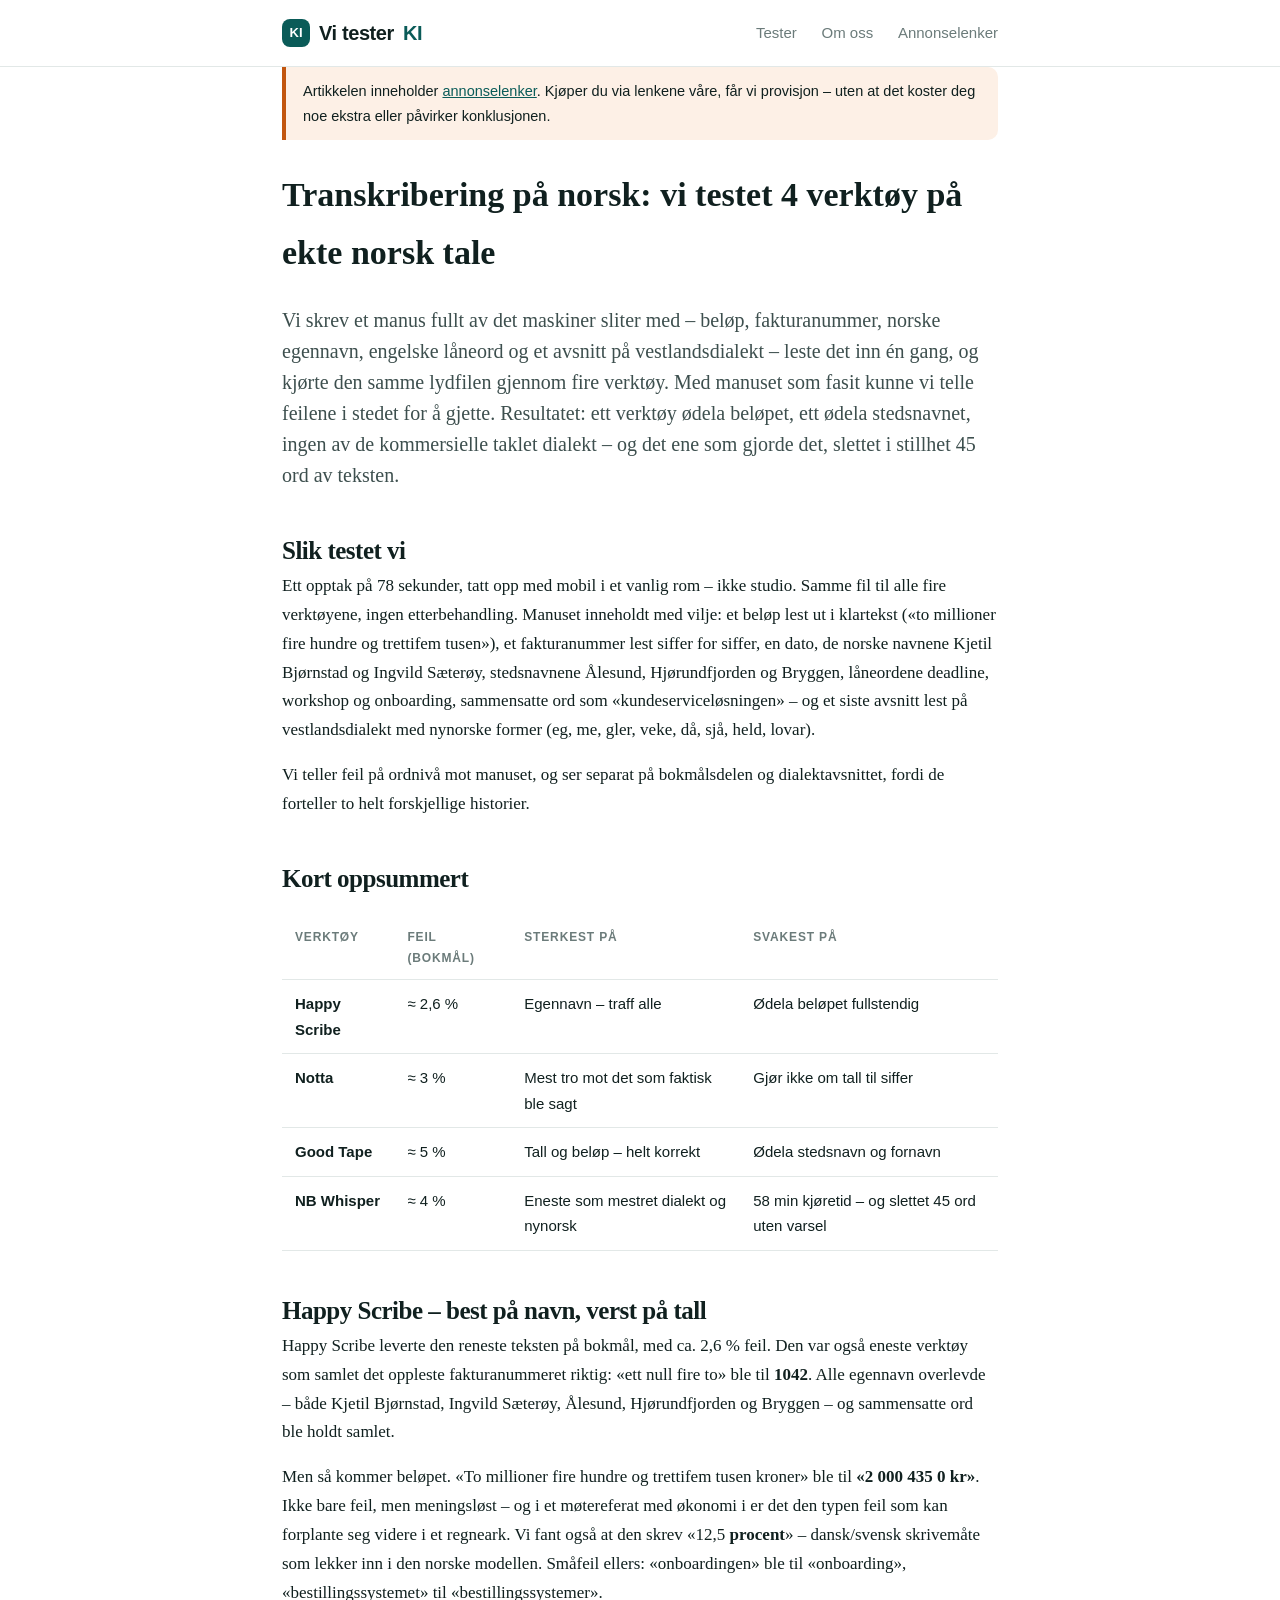
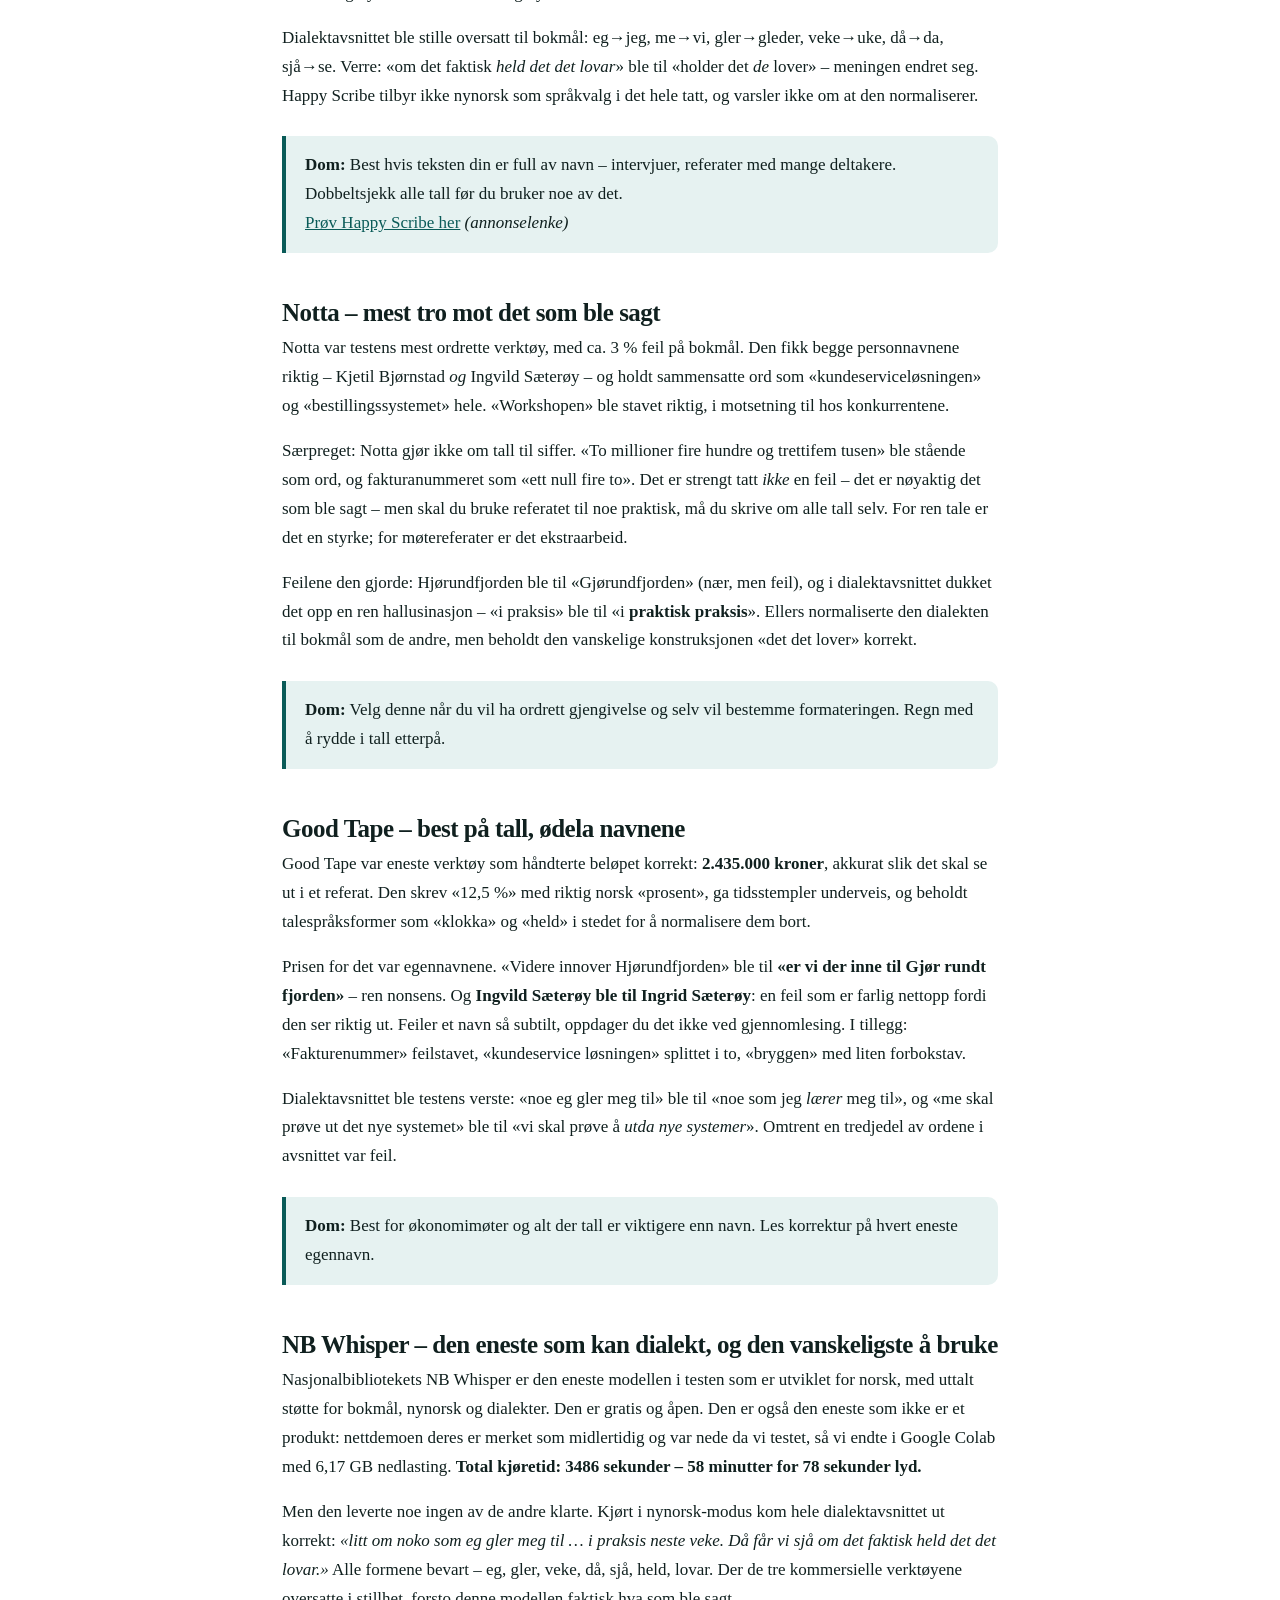
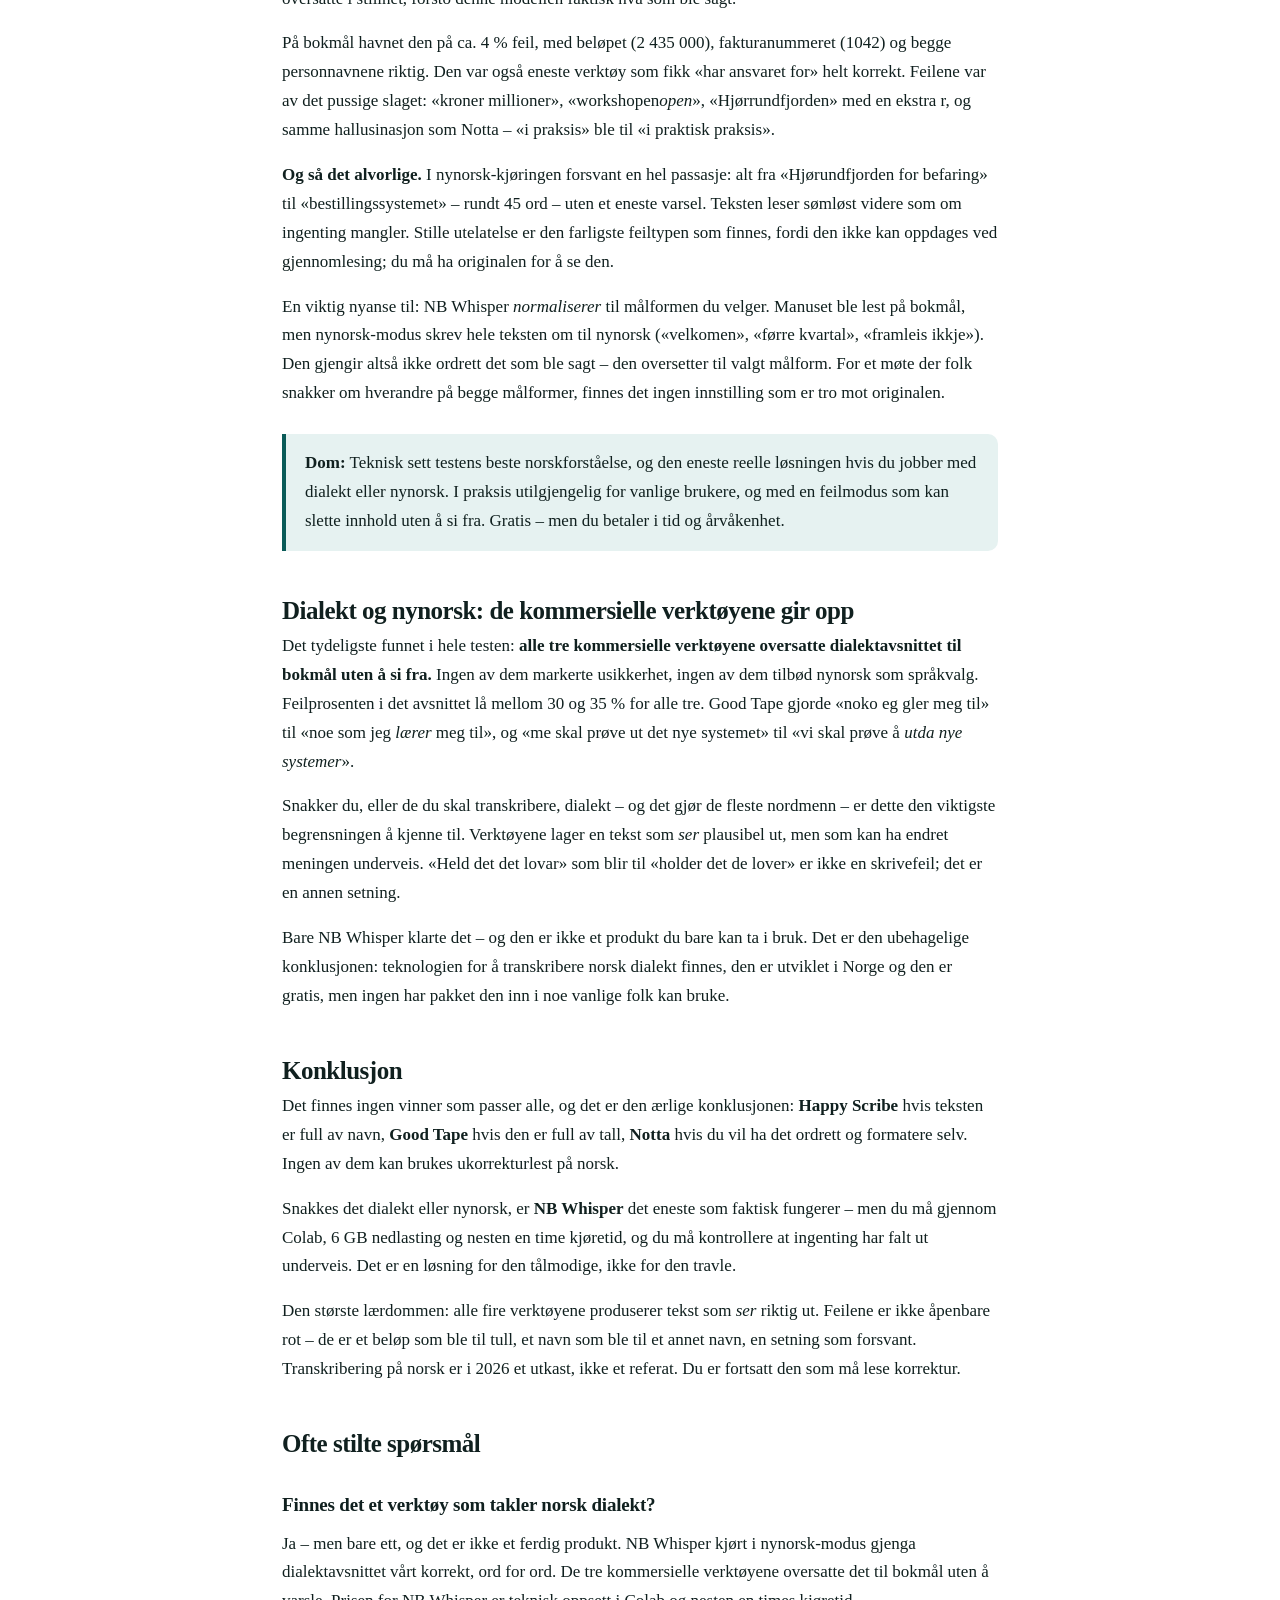
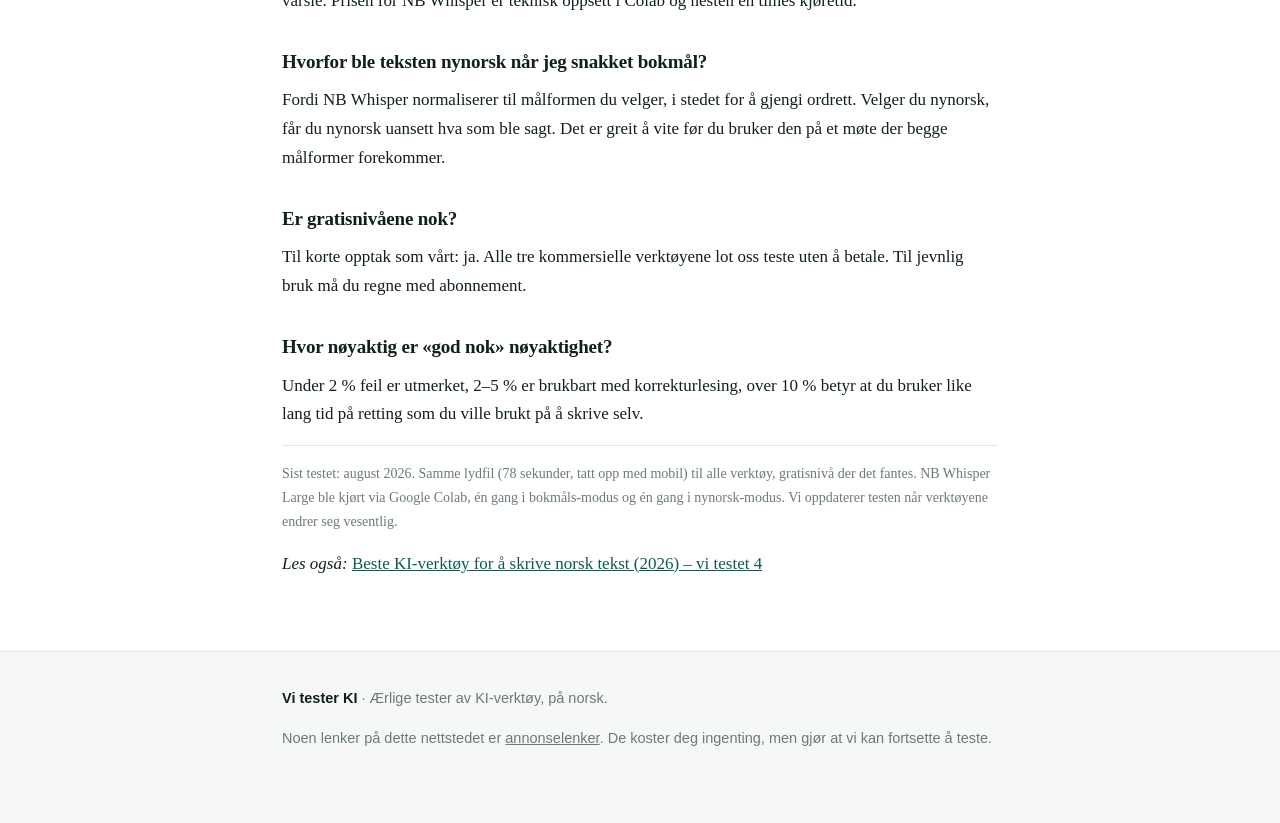
<file: artikler/beste-transkribering-norsk-tale.html>
<!DOCTYPE html>
<html lang="nb">
<head>
<meta charset="UTF-8">
<meta name="viewport" content="width=device-width, initial-scale=1.0">
<title>Transkribering på norsk: 4 verktøy testet | Vi tester KI</title>
<meta name="description" content="Vi leste inn samme manus og kjørte det gjennom Happy Scribe, Good Tape, Notta og NB Whisper. Én bommet på beløpet, én ødela stedsnavnet – og ingen taklet dialekt.">
<link rel="canonical" href="https://vitesterki.no/artikler/beste-transkribering-norsk-tale.html">
<link rel="icon" href="../favicon.svg" type="image/svg+xml">
<link rel="stylesheet" href="../style.css">
</head>
<body>

<header class="site">
  <div class="wrap">
    <a class="logo" href="../index.html"><span class="mark">KI</span>Vi tester <span class="word">KI</span></a>
    <nav>
      <a href="../index.html">Tester</a>
      <a href="../om.html">Om oss</a>
      <a href="../annonselenker.html">Annonselenker</a>
    </nav>
  </div>
</header>

<main class="wrap prose">

  <div class="disclosure">Artikkelen inneholder <a href="../annonselenker.html">annonselenker</a>. Kjøper du via lenkene våre, får vi provisjon – uten at det koster deg noe ekstra eller påvirker konklusjonen.</div>

  <h1>Transkribering på norsk: vi testet 4 verktøy på ekte norsk tale</h1>
  <p class="lede">Vi skrev et manus fullt av det maskiner sliter med – beløp, fakturanummer, norske egennavn, engelske låneord og et avsnitt på vestlandsdialekt – leste det inn én gang, og kjørte den samme lydfilen gjennom fire verktøy. Med manuset som fasit kunne vi telle feilene i stedet for å gjette. Resultatet: ett verktøy ødela beløpet, ett ødela stedsnavnet, ingen av de kommersielle taklet dialekt – og det ene som gjorde det, slettet i stillhet 45 ord av teksten.</p>

  <h2>Slik testet vi</h2>
  <p>Ett opptak på 78 sekunder, tatt opp med mobil i et vanlig rom – ikke studio. Samme fil til alle fire verktøyene, ingen etterbehandling. Manuset inneholdt med vilje: et beløp lest ut i klartekst («to millioner fire hundre og trettifem tusen»), et fakturanummer lest siffer for siffer, en dato, de norske navnene Kjetil Bjørnstad og Ingvild Sæterøy, stedsnavnene Ålesund, Hjørundfjorden og Bryggen, låneordene deadline, workshop og onboarding, sammensatte ord som «kundeserviceløsningen» – og et siste avsnitt lest på vestlandsdialekt med nynorske former (eg, me, gler, veke, då, sjå, held, lovar).</p>
  <p>Vi teller feil på ordnivå mot manuset, og ser separat på bokmålsdelen og dialektavsnittet, fordi de forteller to helt forskjellige historier.</p>

  <h2>Kort oppsummert</h2>
  <table>
    <tr><th>Verktøy</th><th>Feil (bokmål)</th><th>Sterkest på</th><th>Svakest på</th></tr>
    <tr><td><strong>Happy Scribe</strong></td><td>≈ 2,6 %</td><td>Egennavn – traff alle</td><td>Ødela beløpet fullstendig</td></tr>
    <tr><td><strong>Notta</strong></td><td>≈ 3 %</td><td>Mest tro mot det som faktisk ble sagt</td><td>Gjør ikke om tall til siffer</td></tr>
    <tr><td><strong>Good Tape</strong></td><td>≈ 5 %</td><td>Tall og beløp – helt korrekt</td><td>Ødela stedsnavn og fornavn</td></tr>
    <tr><td><strong>NB Whisper</strong></td><td>≈ 4 %</td><td>Eneste som mestret dialekt og nynorsk</td><td>58 min kjøretid – og slettet 45 ord uten varsel</td></tr>
  </table>

  <h2>Happy Scribe – best på navn, verst på tall</h2>
  <p>Happy Scribe leverte den reneste teksten på bokmål, med ca. 2,6 % feil. Den var også eneste verktøy som samlet det oppleste fakturanummeret riktig: «ett null fire to» ble til <strong>1042</strong>. Alle egennavn overlevde – både Kjetil Bjørnstad, Ingvild Sæterøy, Ålesund, Hjørundfjorden og Bryggen – og sammensatte ord ble holdt samlet.</p>
  <p>Men så kommer beløpet. «To millioner fire hundre og trettifem tusen kroner» ble til <strong>«2 000 435 0 kr»</strong>. Ikke bare feil, men meningsløst – og i et møtereferat med økonomi i er det den typen feil som kan forplante seg videre i et regneark. Vi fant også at den skrev «12,5 <strong>procent</strong>» – dansk/svensk skrivemåte som lekker inn i den norske modellen. Småfeil ellers: «onboardingen» ble til «onboarding», «bestillingssystemet» til «bestillingssystemer».</p>
  <p>Dialektavsnittet ble stille oversatt til bokmål: eg→jeg, me→vi, gler→gleder, veke→uke, då→da, sjå→se. Verre: «om det faktisk <em>held det det lovar</em>» ble til «holder det <em>de</em> lover» – meningen endret seg. Happy Scribe tilbyr ikke nynorsk som språkvalg i det hele tatt, og varsler ikke om at den normaliserer.</p>
  <div class="verdict"><strong>Dom:</strong> Best hvis teksten din er full av navn – intervjuer, referater med mange deltakere. Dobbeltsjekk alle tall før du bruker noe av det. <br><a href="https://happyscribe.sjv.io/c/7622866/3148390/39601" rel="sponsored">Prøv Happy Scribe her</a> <em>(annonselenke)</em></div>

  <h2>Notta – mest tro mot det som ble sagt</h2>
  <p>Notta var testens mest ordrette verktøy, med ca. 3 % feil på bokmål. Den fikk begge personnavnene riktig – Kjetil Bjørnstad <em>og</em> Ingvild Sæterøy – og holdt sammensatte ord som «kundeserviceløsningen» og «bestillingssystemet» hele. «Workshopen» ble stavet riktig, i motsetning til hos konkurrentene.</p>
  <p>Særpreget: Notta gjør ikke om tall til siffer. «To millioner fire hundre og trettifem tusen» ble stående som ord, og fakturanummeret som «ett null fire to». Det er strengt tatt <em>ikke</em> en feil – det er nøyaktig det som ble sagt – men skal du bruke referatet til noe praktisk, må du skrive om alle tall selv. For ren tale er det en styrke; for møtereferater er det ekstraarbeid.</p>
  <p>Feilene den gjorde: Hjørundfjorden ble til «Gjørundfjorden» (nær, men feil), og i dialektavsnittet dukket det opp en ren hallusinasjon – «i praksis» ble til «i <strong>praktisk praksis</strong>». Ellers normaliserte den dialekten til bokmål som de andre, men beholdt den vanskelige konstruksjonen «det det lover» korrekt.</p>
  <div class="verdict"><strong>Dom:</strong> Velg denne når du vil ha ordrett gjengivelse og selv vil bestemme formateringen. Regn med å rydde i tall etterpå.</div>

  <h2>Good Tape – best på tall, ødela navnene</h2>
  <p>Good Tape var eneste verktøy som håndterte beløpet korrekt: <strong>2.435.000 kroner</strong>, akkurat slik det skal se ut i et referat. Den skrev «12,5 %» med riktig norsk «prosent», ga tidsstempler underveis, og beholdt talespråksformer som «klokka» og «held» i stedet for å normalisere dem bort.</p>
  <p>Prisen for det var egennavnene. «Videre innover Hjørundfjorden» ble til <strong>«er vi der inne til Gjør rundt fjorden»</strong> – ren nonsens. Og <strong>Ingvild Sæterøy ble til Ingrid Sæterøy</strong>: en feil som er farlig nettopp fordi den ser riktig ut. Feiler et navn så subtilt, oppdager du det ikke ved gjennomlesing. I tillegg: «Fakturenummer» feilstavet, «kundeservice løsningen» splittet i to, «bryggen» med liten forbokstav.</p>
  <p>Dialektavsnittet ble testens verste: «noe eg gler meg til» ble til «noe som jeg <em>lærer</em> meg til», og «me skal prøve ut det nye systemet» ble til «vi skal prøve å <em>utda nye systemer</em>». Omtrent en tredjedel av ordene i avsnittet var feil.</p>
  <div class="verdict"><strong>Dom:</strong> Best for økonomimøter og alt der tall er viktigere enn navn. Les korrektur på hvert eneste egennavn.</div>

  <h2>NB Whisper – den eneste som kan dialekt, og den vanskeligste å bruke</h2>
  <p>Nasjonalbibliotekets NB Whisper er den eneste modellen i testen som er utviklet for norsk, med uttalt støtte for bokmål, nynorsk og dialekter. Den er gratis og åpen. Den er også den eneste som ikke er et produkt: nettdemoen deres er merket som midlertidig og var nede da vi testet, så vi endte i Google Colab med 6,17 GB nedlasting. <strong>Total kjøretid: 3486 sekunder – 58 minutter for 78 sekunder lyd.</strong></p>
  <p>Men den leverte noe ingen av de andre klarte. Kjørt i nynorsk-modus kom hele dialektavsnittet ut korrekt: <em>«litt om noko som eg gler meg til … i praksis neste veke. Då får vi sjå om det faktisk held det det lovar.»</em> Alle formene bevart – eg, gler, veke, då, sjå, held, lovar. Der de tre kommersielle verktøyene oversatte i stillhet, forsto denne modellen faktisk hva som ble sagt.</p>
  <p>På bokmål havnet den på ca. 4 % feil, med beløpet (2 435 000), fakturanummeret (1042) og begge personnavnene riktig. Den var også eneste verktøy som fikk «har ansvaret for» helt korrekt. Feilene var av det pussige slaget: «kroner millioner», «workshopen<em>open</em>», «Hjørrundfjorden» med en ekstra r, og samme hallusinasjon som Notta – «i praksis» ble til «i praktisk praksis».</p>
  <p><strong>Og så det alvorlige.</strong> I nynorsk-kjøringen forsvant en hel passasje: alt fra «Hjørundfjorden for befaring» til «bestillingssystemet» – rundt 45 ord – uten et eneste varsel. Teksten leser sømløst videre som om ingenting mangler. Stille utelatelse er den farligste feiltypen som finnes, fordi den ikke kan oppdages ved gjennomlesing; du må ha originalen for å se den.</p>
  <p>En viktig nyanse til: NB Whisper <em>normaliserer</em> til målformen du velger. Manuset ble lest på bokmål, men nynorsk-modus skrev hele teksten om til nynorsk («velkomen», «førre kvartal», «framleis ikkje»). Den gjengir altså ikke ordrett det som ble sagt – den oversetter til valgt målform. For et møte der folk snakker om hverandre på begge målformer, finnes det ingen innstilling som er tro mot originalen.</p>
  <div class="verdict"><strong>Dom:</strong> Teknisk sett testens beste norskforståelse, og den eneste reelle løsningen hvis du jobber med dialekt eller nynorsk. I praksis utilgjengelig for vanlige brukere, og med en feilmodus som kan slette innhold uten å si fra. Gratis – men du betaler i tid og årvåkenhet.</div>

  <h2>Dialekt og nynorsk: de kommersielle verktøyene gir opp</h2>
  <p>Det tydeligste funnet i hele testen: <strong>alle tre kommersielle verktøyene oversatte dialektavsnittet til bokmål uten å si fra.</strong> Ingen av dem markerte usikkerhet, ingen av dem tilbød nynorsk som språkvalg. Feilprosenten i det avsnittet lå mellom 30 og 35 % for alle tre. Good Tape gjorde «noko eg gler meg til» til «noe som jeg <em>lærer</em> meg til», og «me skal prøve ut det nye systemet» til «vi skal prøve å <em>utda nye systemer</em>».</p>
  <p>Snakker du, eller de du skal transkribere, dialekt – og det gjør de fleste nordmenn – er dette den viktigste begrensningen å kjenne til. Verktøyene lager en tekst som <em>ser</em> plausibel ut, men som kan ha endret meningen underveis. «Held det det lovar» som blir til «holder det de lover» er ikke en skrivefeil; det er en annen setning.</p>
  <p>Bare NB Whisper klarte det – og den er ikke et produkt du bare kan ta i bruk. Det er den ubehagelige konklusjonen: teknologien for å transkribere norsk dialekt finnes, den er utviklet i Norge og den er gratis, men ingen har pakket den inn i noe vanlige folk kan bruke.</p>

  <h2>Konklusjon</h2>
  <p>Det finnes ingen vinner som passer alle, og det er den ærlige konklusjonen: <strong>Happy Scribe</strong> hvis teksten er full av navn, <strong>Good Tape</strong> hvis den er full av tall, <strong>Notta</strong> hvis du vil ha det ordrett og formatere selv. Ingen av dem kan brukes ukorrekturlest på norsk.</p>
  <p>Snakkes det dialekt eller nynorsk, er <strong>NB Whisper</strong> det eneste som faktisk fungerer – men du må gjennom Colab, 6 GB nedlasting og nesten en time kjøretid, og du må kontrollere at ingenting har falt ut underveis. Det er en løsning for den tålmodige, ikke for den travle.</p>
  <p>Den største lærdommen: alle fire verktøyene produserer tekst som <em>ser</em> riktig ut. Feilene er ikke åpenbare rot – de er et beløp som ble til tull, et navn som ble til et annet navn, en setning som forsvant. Transkribering på norsk er i 2026 et utkast, ikke et referat. Du er fortsatt den som må lese korrektur.</p>

  <h2>Ofte stilte spørsmål</h2>
  <h3>Finnes det et verktøy som takler norsk dialekt?</h3>
  <p>Ja – men bare ett, og det er ikke et ferdig produkt. NB Whisper kjørt i nynorsk-modus gjenga dialektavsnittet vårt korrekt, ord for ord. De tre kommersielle verktøyene oversatte det til bokmål uten å varsle. Prisen for NB Whisper er teknisk oppsett i Colab og nesten en times kjøretid.</p>
  <h3>Hvorfor ble teksten nynorsk når jeg snakket bokmål?</h3>
  <p>Fordi NB Whisper normaliserer til målformen du velger, i stedet for å gjengi ordrett. Velger du nynorsk, får du nynorsk uansett hva som ble sagt. Det er greit å vite før du bruker den på et møte der begge målformer forekommer.</p>
  <h3>Er gratisnivåene nok?</h3>
  <p>Til korte opptak som vårt: ja. Alle tre kommersielle verktøyene lot oss teste uten å betale. Til jevnlig bruk må du regne med abonnement.</p>
  <h3>Hvor nøyaktig er «god nok» nøyaktighet?</h3>
  <p>Under 2 % feil er utmerket, 2–5 % er brukbart med korrekturlesing, over 10 % betyr at du bruker like lang tid på retting som du ville brukt på å skrive selv.</p>

  <p class="tagline">Sist testet: august 2026. Samme lydfil (78 sekunder, tatt opp med mobil) til alle verktøy, gratisnivå der det fantes. NB Whisper Large ble kjørt via Google Colab, én gang i bokmåls-modus og én gang i nynorsk-modus. Vi oppdaterer testen når verktøyene endrer seg vesentlig.</p>

  <p><em>Les også:</em> <a href="beste-ki-verktoy-norsk-tekst.html">Beste KI-verktøy for å skrive norsk tekst (2026) – vi testet 4</a></p>

</main>

<footer class="site">
  <div class="wrap">
    <p><strong>Vi tester KI</strong> · Ærlige tester av KI-verktøy, på norsk.</p>
    <p>Noen lenker på dette nettstedet er <a href="../annonselenker.html">annonselenker</a>. De koster deg ingenting, men gjør at vi kan fortsette å teste.</p>
  </div>
</footer>

</body>
</html>
</file>
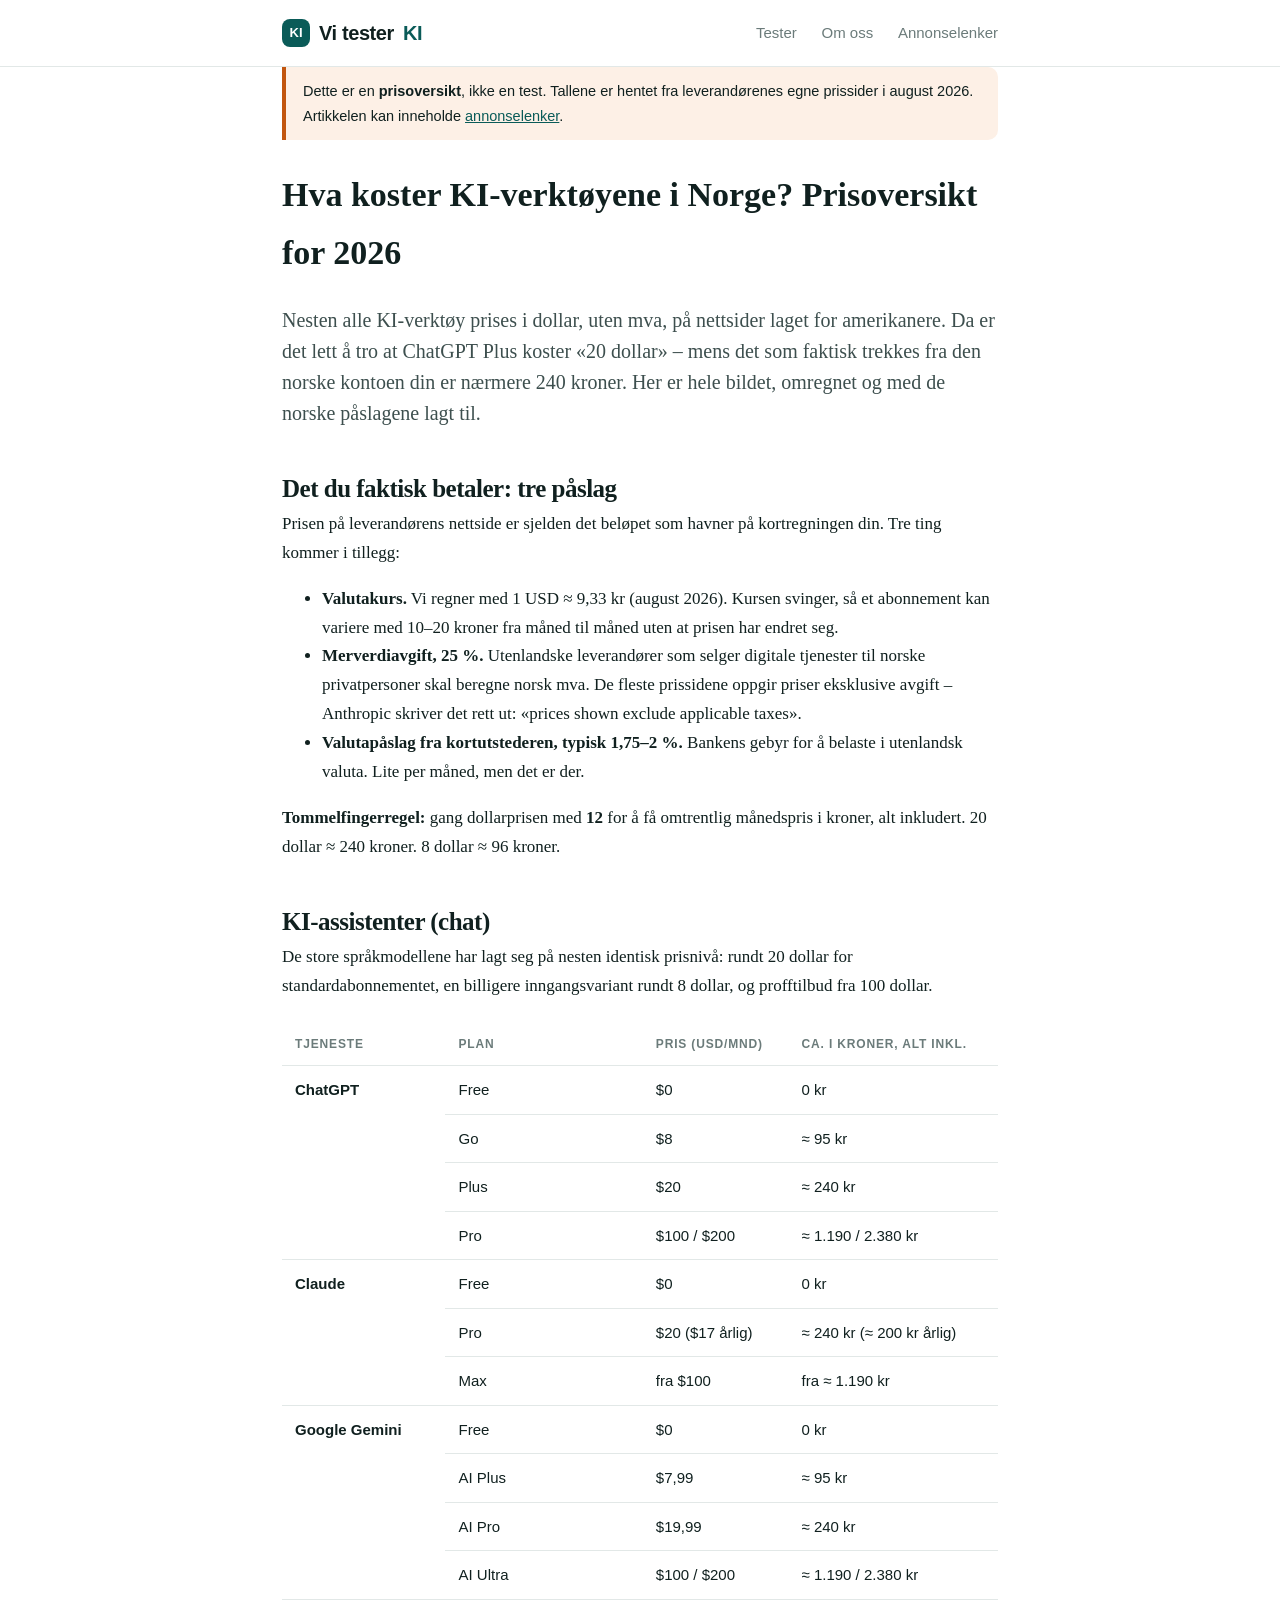
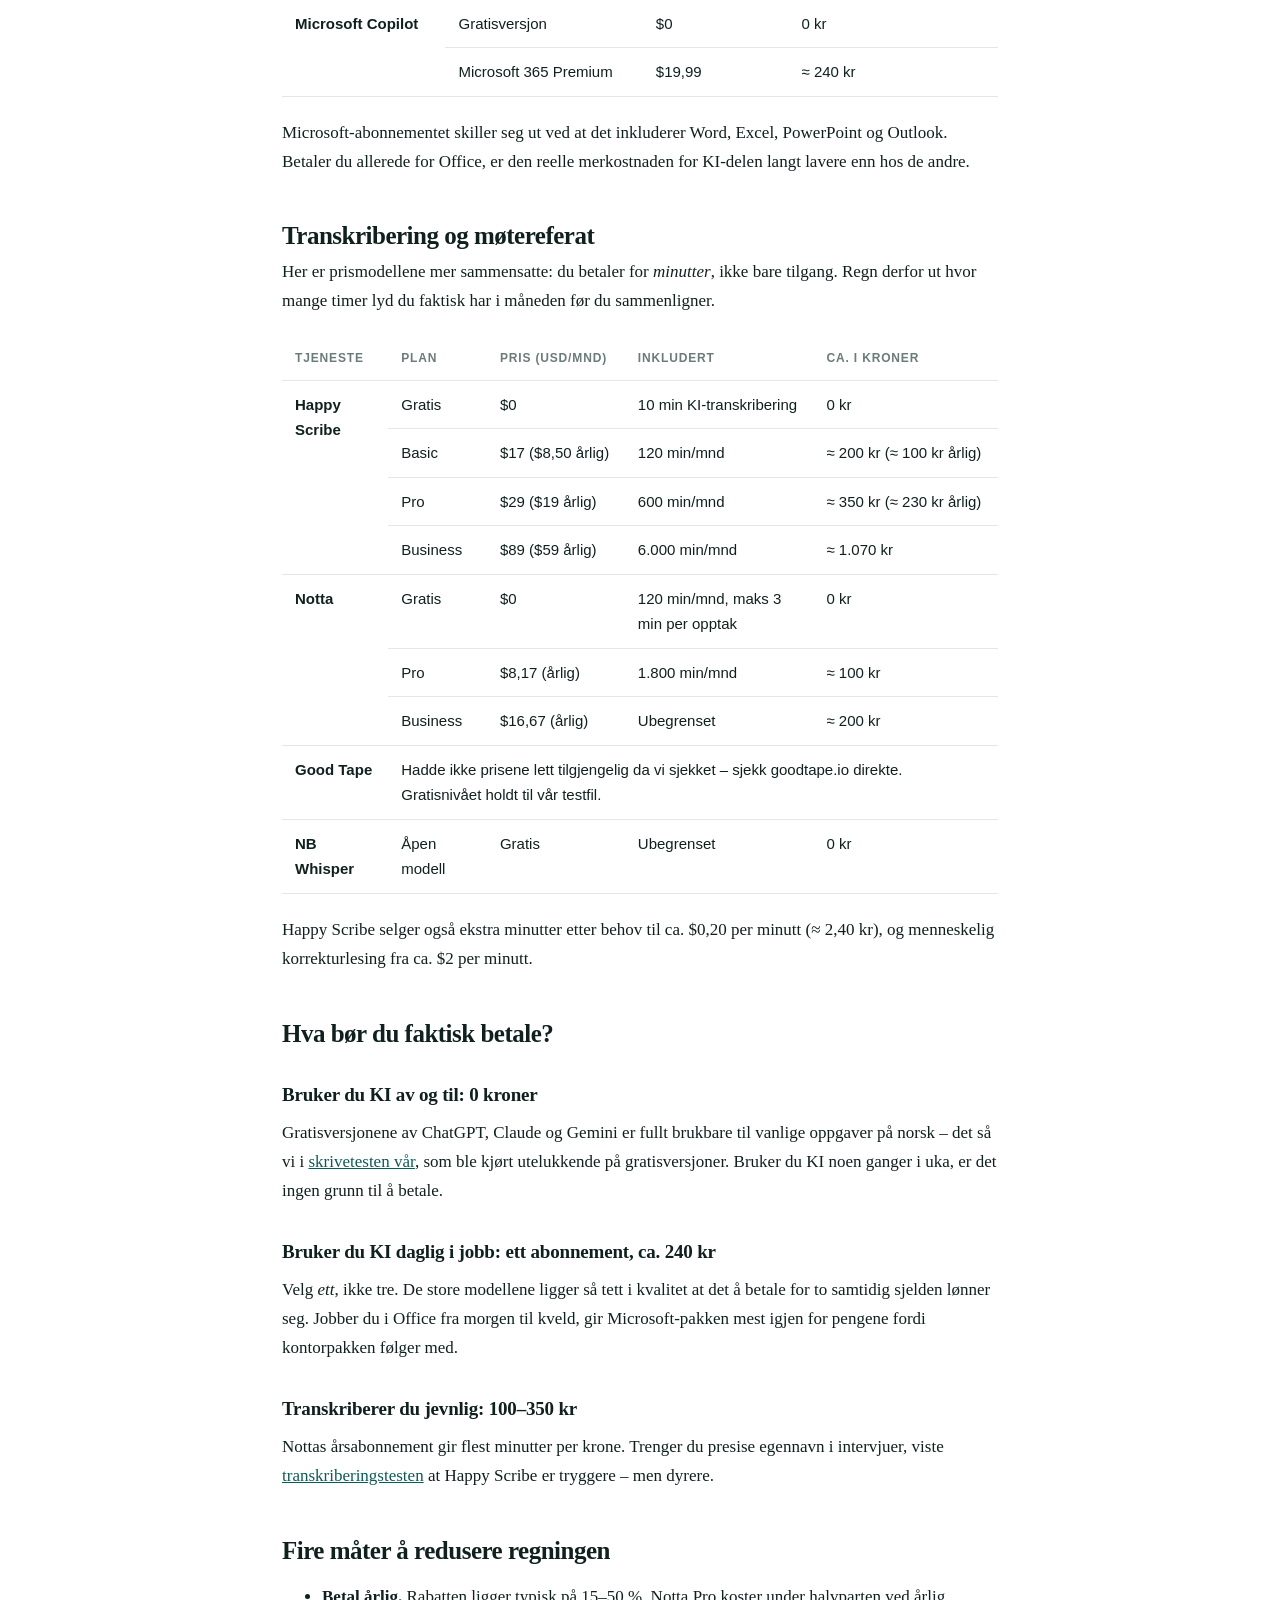
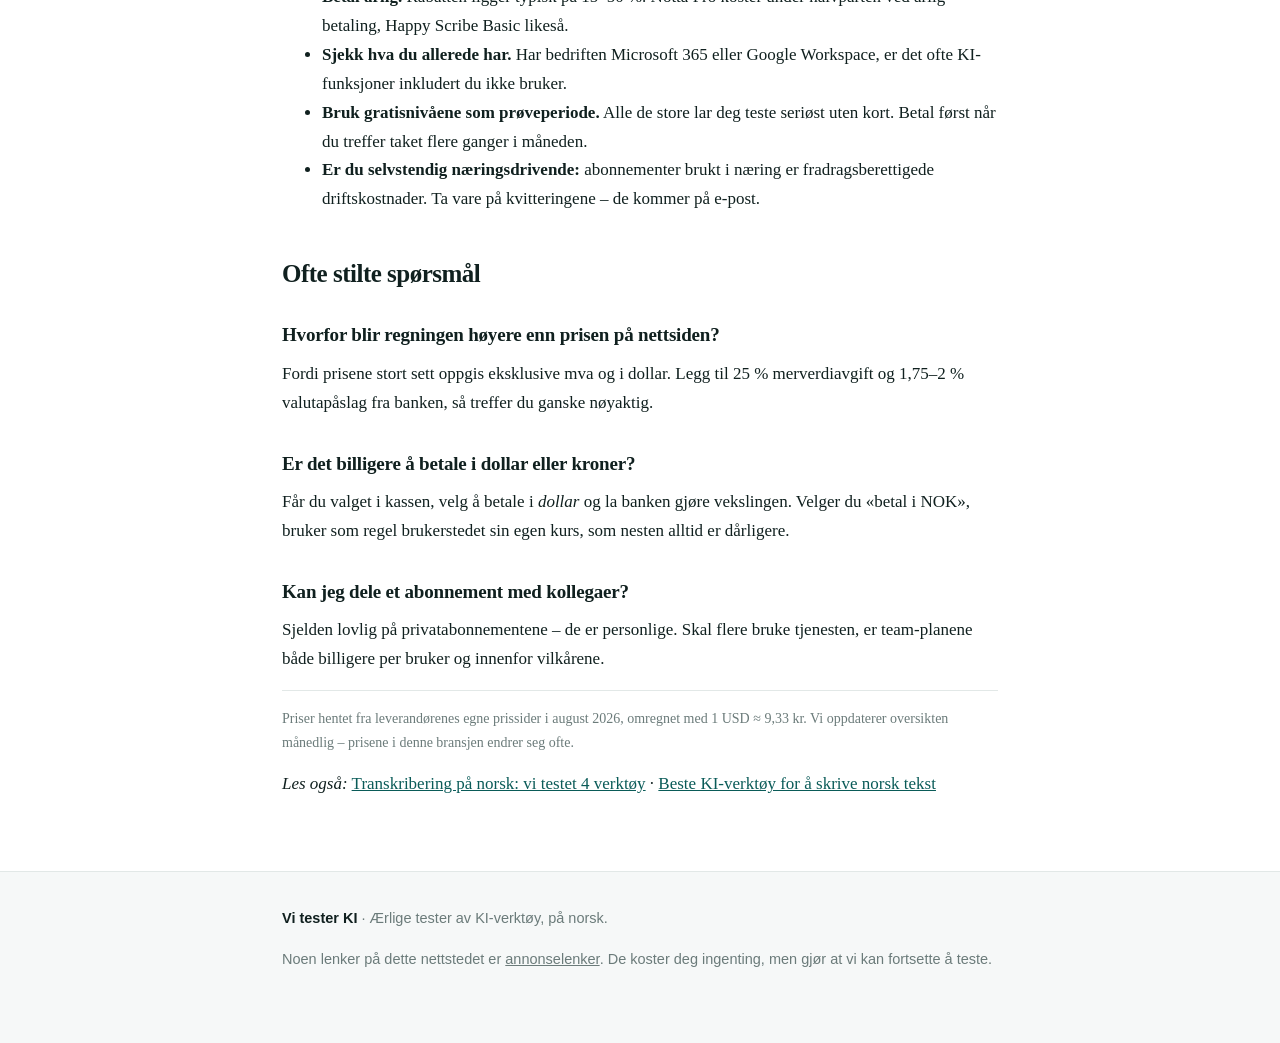
<file: artikler/hva-koster-ki-verktoy-2026.html>
<!DOCTYPE html>
<html lang="nb">
<head>
<meta charset="UTF-8">
<meta name="viewport" content="width=device-width, initial-scale=1.0">
<title>Hva koster KI-verktøyene i Norge? (2026) | Vi tester KI</title>
<meta name="description" content="Alle prisene på ChatGPT, Claude, Gemini, Copilot og transkriberingsverktøy – omregnet til kroner, med mva og valutapåslag lagt til. Det du faktisk betaler.">
<link rel="canonical" href="https://vitesterki.no/artikler/hva-koster-ki-verktoy-2026.html">
<link rel="icon" href="../favicon.svg" type="image/svg+xml">
<link rel="stylesheet" href="../style.css">
</head>
<body>

<header class="site">
  <div class="wrap">
    <a class="logo" href="../index.html"><span class="mark">KI</span>Vi tester <span class="word">KI</span></a>
    <nav>
      <a href="../index.html">Tester</a>
      <a href="../om.html">Om oss</a>
      <a href="../annonselenker.html">Annonselenker</a>
    </nav>
  </div>
</header>

<main class="wrap prose">

  <div class="disclosure">Dette er en <strong>prisoversikt</strong>, ikke en test. Tallene er hentet fra leverandørenes egne prissider i august 2026. Artikkelen kan inneholde <a href="../annonselenker.html">annonselenker</a>.</div>

  <h1>Hva koster KI-verktøyene i Norge? Prisoversikt for 2026</h1>
  <p class="lede">Nesten alle KI-verktøy prises i dollar, uten mva, på nettsider laget for amerikanere. Da er det lett å tro at ChatGPT Plus koster «20 dollar» – mens det som faktisk trekkes fra den norske kontoen din er nærmere 240 kroner. Her er hele bildet, omregnet og med de norske påslagene lagt til.</p>

  <h2>Det du faktisk betaler: tre påslag</h2>
  <p>Prisen på leverandørens nettside er sjelden det beløpet som havner på kortregningen din. Tre ting kommer i tillegg:</p>
  <ul>
    <li><strong>Valutakurs.</strong> Vi regner med 1 USD ≈ 9,33 kr (august 2026). Kursen svinger, så et abonnement kan variere med 10–20 kroner fra måned til måned uten at prisen har endret seg.</li>
    <li><strong>Merverdiavgift, 25 %.</strong> Utenlandske leverandører som selger digitale tjenester til norske privatpersoner skal beregne norsk mva. De fleste prissidene oppgir priser eksklusive avgift – Anthropic skriver det rett ut: «prices shown exclude applicable taxes».</li>
    <li><strong>Valutapåslag fra kortutstederen, typisk 1,75–2 %.</strong> Bankens gebyr for å belaste i utenlandsk valuta. Lite per måned, men det er der.</li>
  </ul>
  <div class="callout"><strong>Tommelfingerregel:</strong> gang dollarprisen med <strong>12</strong> for å få omtrentlig månedspris i kroner, alt inkludert. 20 dollar ≈ 240 kroner. 8 dollar ≈ 96 kroner.</div>

  <h2>KI-assistenter (chat)</h2>
  <p>De store språkmodellene har lagt seg på nesten identisk prisnivå: rundt 20 dollar for standardabonnementet, en billigere inngangsvariant rundt 8 dollar, og profftilbud fra 100 dollar.</p>
  <table>
    <tr><th>Tjeneste</th><th>Plan</th><th>Pris (USD/mnd)</th><th>Ca. i kroner, alt inkl.</th></tr>
    <tr><td rowspan="4"><strong>ChatGPT</strong></td><td>Free</td><td class="num">$0</td><td class="num">0 kr</td></tr>
    <tr><td>Go</td><td class="num">$8</td><td class="num">≈ 95 kr</td></tr>
    <tr><td>Plus</td><td class="num">$20</td><td class="num">≈ 240 kr</td></tr>
    <tr><td>Pro</td><td class="num">$100 / $200</td><td class="num">≈ 1.190 / 2.380 kr</td></tr>
    <tr><td rowspan="3"><strong>Claude</strong></td><td>Free</td><td class="num">$0</td><td class="num">0 kr</td></tr>
    <tr><td>Pro</td><td class="num">$20 ($17 årlig)</td><td class="num">≈ 240 kr (≈ 200 kr årlig)</td></tr>
    <tr><td>Max</td><td class="num">fra $100</td><td class="num">fra ≈ 1.190 kr</td></tr>
    <tr><td rowspan="4"><strong>Google Gemini</strong></td><td>Free</td><td class="num">$0</td><td class="num">0 kr</td></tr>
    <tr><td>AI Plus</td><td class="num">$7,99</td><td class="num">≈ 95 kr</td></tr>
    <tr><td>AI Pro</td><td class="num">$19,99</td><td class="num">≈ 240 kr</td></tr>
    <tr><td>AI Ultra</td><td class="num">$100 / $200</td><td class="num">≈ 1.190 / 2.380 kr</td></tr>
    <tr><td rowspan="2"><strong>Microsoft Copilot</strong></td><td>Gratisversjon</td><td class="num">$0</td><td class="num">0 kr</td></tr>
    <tr><td>Microsoft 365 Premium</td><td class="num">$19,99</td><td class="num">≈ 240 kr</td></tr>
  </table>
  <p class="small">Microsoft-abonnementet skiller seg ut ved at det inkluderer Word, Excel, PowerPoint og Outlook. Betaler du allerede for Office, er den reelle merkostnaden for KI-delen langt lavere enn hos de andre.</p>

  <h2>Transkribering og møtereferat</h2>
  <p>Her er prismodellene mer sammensatte: du betaler for <em>minutter</em>, ikke bare tilgang. Regn derfor ut hvor mange timer lyd du faktisk har i måneden før du sammenligner.</p>
  <table>
    <tr><th>Tjeneste</th><th>Plan</th><th>Pris (USD/mnd)</th><th>Inkludert</th><th>Ca. i kroner</th></tr>
    <tr><td rowspan="4"><strong>Happy Scribe</strong></td><td>Gratis</td><td class="num">$0</td><td>10 min KI-transkribering</td><td class="num">0 kr</td></tr>
    <tr><td>Basic</td><td class="num">$17 ($8,50 årlig)</td><td>120 min/mnd</td><td class="num">≈ 200 kr (≈ 100 kr årlig)</td></tr>
    <tr><td>Pro</td><td class="num">$29 ($19 årlig)</td><td>600 min/mnd</td><td class="num">≈ 350 kr (≈ 230 kr årlig)</td></tr>
    <tr><td>Business</td><td class="num">$89 ($59 årlig)</td><td>6.000 min/mnd</td><td class="num">≈ 1.070 kr</td></tr>
    <tr><td rowspan="3"><strong>Notta</strong></td><td>Gratis</td><td class="num">$0</td><td>120 min/mnd, maks 3 min per opptak</td><td class="num">0 kr</td></tr>
    <tr><td>Pro</td><td class="num">$8,17 (årlig)</td><td>1.800 min/mnd</td><td class="num">≈ 100 kr</td></tr>
    <tr><td>Business</td><td class="num">$16,67 (årlig)</td><td>Ubegrenset</td><td class="num">≈ 200 kr</td></tr>
    <tr><td><strong>Good Tape</strong></td><td colspan="4">Hadde ikke prisene lett tilgjengelig da vi sjekket – sjekk goodtape.io direkte. Gratisnivået holdt til vår testfil.</td></tr>
    <tr><td><strong>NB Whisper</strong></td><td>Åpen modell</td><td class="num">Gratis</td><td>Ubegrenset</td><td class="num">0 kr</td></tr>
  </table>
  <p class="small">Happy Scribe selger også ekstra minutter etter behov til ca. $0,20 per minutt (≈ 2,40 kr), og menneskelig korrekturlesing fra ca. $2 per minutt.</p>

  <h2>Hva bør du faktisk betale?</h2>
  <h3>Bruker du KI av og til: 0 kroner</h3>
  <p>Gratisversjonene av ChatGPT, Claude og Gemini er fullt brukbare til vanlige oppgaver på norsk – det så vi i <a href="beste-ki-verktoy-norsk-tekst.html">skrivetesten vår</a>, som ble kjørt utelukkende på gratisversjoner. Bruker du KI noen ganger i uka, er det ingen grunn til å betale.</p>
  <h3>Bruker du KI daglig i jobb: ett abonnement, ca. 240 kr</h3>
  <p>Velg <em>ett</em>, ikke tre. De store modellene ligger så tett i kvalitet at det å betale for to samtidig sjelden lønner seg. Jobber du i Office fra morgen til kveld, gir Microsoft-pakken mest igjen for pengene fordi kontorpakken følger med.</p>
  <h3>Transkriberer du jevnlig: 100–350 kr</h3>
  <p>Nottas årsabonnement gir flest minutter per krone. Trenger du presise egennavn i intervjuer, viste <a href="beste-transkribering-norsk-tale.html">transkriberingstesten</a> at Happy Scribe er tryggere – men dyrere.</p>

  <h2>Fire måter å redusere regningen</h2>
  <ul>
    <li><strong>Betal årlig.</strong> Rabatten ligger typisk på 15–50 %. Notta Pro koster under halvparten ved årlig betaling, Happy Scribe Basic likeså.</li>
    <li><strong>Sjekk hva du allerede har.</strong> Har bedriften Microsoft 365 eller Google Workspace, er det ofte KI-funksjoner inkludert du ikke bruker.</li>
    <li><strong>Bruk gratisnivåene som prøveperiode.</strong> Alle de store lar deg teste seriøst uten kort. Betal først når du treffer taket flere ganger i måneden.</li>
    <li><strong>Er du selvstendig næringsdrivende:</strong> abonnementer brukt i næring er fradragsberettigede driftskostnader. Ta vare på kvitteringene – de kommer på e-post.</li>
  </ul>

  <h2>Ofte stilte spørsmål</h2>
  <h3>Hvorfor blir regningen høyere enn prisen på nettsiden?</h3>
  <p>Fordi prisene stort sett oppgis eksklusive mva og i dollar. Legg til 25 % merverdiavgift og 1,75–2 % valutapåslag fra banken, så treffer du ganske nøyaktig.</p>
  <h3>Er det billigere å betale i dollar eller kroner?</h3>
  <p>Får du valget i kassen, velg å betale i <em>dollar</em> og la banken gjøre vekslingen. Velger du «betal i NOK», bruker som regel brukerstedet sin egen kurs, som nesten alltid er dårligere.</p>
  <h3>Kan jeg dele et abonnement med kollegaer?</h3>
  <p>Sjelden lovlig på privatabonnementene – de er personlige. Skal flere bruke tjenesten, er team-planene både billigere per bruker og innenfor vilkårene.</p>

  <p class="tagline">Priser hentet fra leverandørenes egne prissider i august 2026, omregnet med 1 USD ≈ 9,33 kr. Vi oppdaterer oversikten månedlig – prisene i denne bransjen endrer seg ofte.</p>

  <p><em>Les også:</em> <a href="beste-transkribering-norsk-tale.html">Transkribering på norsk: vi testet 4 verktøy</a> · <a href="beste-ki-verktoy-norsk-tekst.html">Beste KI-verktøy for å skrive norsk tekst</a></p>

</main>

<footer class="site">
  <div class="wrap">
    <p><strong>Vi tester KI</strong> · Ærlige tester av KI-verktøy, på norsk.</p>
    <p>Noen lenker på dette nettstedet er <a href="../annonselenker.html">annonselenker</a>. De koster deg ingenting, men gjør at vi kan fortsette å teste.</p>
  </div>
</footer>

</body>
</html>
</file>
<file: style.css>
:root {
  --bg: #ffffff;
  --bg-tint: #f6f8f8;
  --ink: #10201f;
  --ink-soft: #3d4f4e;
  --muted: #6b7b7a;
  --line: #e2e8e7;
  --brand: #0a5b58;
  --brand-deep: #063f3d;
  --brand-soft: #e6f2f1;
  --accent: #c2560f;
  --accent-soft: #fdf0e6;
  --radius: 14px;
}
@media (prefers-color-scheme: dark) {
  :root {
    --bg: #0f1516; --bg-tint: #151d1e; --ink: #e9efee; --ink-soft: #c2cfce;
    --muted: #8fa09f; --line: #24312f; --brand: #4fbdb4; --brand-deep: #0c2a29;
    --brand-soft: #142422; --accent: #e39355; --accent-soft: #2b2018;
  }
}
* { box-sizing: border-box; }
html { scroll-behavior: smooth; }
body {
  margin: 0;
  font-family: -apple-system, BlinkMacSystemFont, 'Segoe UI', Roboto, Helvetica, Arial, sans-serif;
  background: var(--bg); color: var(--ink);
  line-height: 1.7; font-size: 17px;
  -webkit-font-smoothing: antialiased;
}
.wrap { max-width: 760px; margin: 0 auto; padding: 0 22px; }
.wrap-wide { max-width: 1040px; margin: 0 auto; padding: 0 22px; }

/* ---------- Header ---------- */
header.site {
  border-bottom: 1px solid var(--line);
  padding: 16px 0;
  position: sticky; top: 0;
  background: color-mix(in srgb, var(--bg) 88%, transparent);
  backdrop-filter: saturate(160%) blur(10px);
  z-index: 50;
}
header.site .wrap, header.site .wrap-wide {
  display: flex; align-items: center; justify-content: space-between; flex-wrap: wrap; gap: 10px;
}
.logo {
  font-size: 20px; font-weight: 800; text-decoration: none; color: var(--ink);
  letter-spacing: -0.02em; display: inline-flex; align-items: center; gap: 9px;
}
.logo .mark {
  width: 28px; height: 28px; border-radius: 8px; background: var(--brand);
  color: #fff; font-size: 13px; font-weight: 800; display: grid; place-items: center;
  letter-spacing: 0;
}
.logo span.word { color: var(--brand); }
nav a {
  color: var(--muted); text-decoration: none; margin-left: 20px; font-size: 15px; font-weight: 500;
}
nav a:hover { color: var(--brand); }

/* ---------- Hero ---------- */
.hero {
  background: linear-gradient(155deg, var(--brand-deep) 0%, var(--brand) 100%);
  color: #fff; padding: 64px 0 56px; margin-bottom: 48px;
}
.hero h1 {
  font-size: clamp(32px, 5vw, 46px); line-height: 1.08; letter-spacing: -0.03em;
  margin: 0 0 16px; font-weight: 800; color: #fff; max-width: 21ch;
}
.hero p {
  font-size: 19px; line-height: 1.55; color: rgba(255,255,255,0.9);
  max-width: 54ch; margin: 0 0 32px;
}
.hero .eyebrow {
  display: inline-block; font-size: 12px; font-weight: 700; letter-spacing: 0.14em;
  text-transform: uppercase; color: rgba(255,255,255,0.75);
  border: 1px solid rgba(255,255,255,0.3); border-radius: 999px;
  padding: 5px 13px; margin-bottom: 22px;
}
.stats { display: flex; gap: 40px; flex-wrap: wrap; }
.stats div strong {
  display: block; font-size: 30px; font-weight: 800; letter-spacing: -0.02em; line-height: 1.1;
}
.stats div span { font-size: 14px; color: rgba(255,255,255,0.78); }

/* ---------- Section headings ---------- */
h2 {
  font-size: 25px; margin: 44px 0 6px; letter-spacing: -0.02em; font-weight: 750; line-height: 1.25;
}
.section-head { margin: 0 0 22px; }
.section-head h2 { margin: 0 0 4px; }
.section-head p { color: var(--muted); margin: 0; font-size: 15px; }
h3 { font-size: 19px; margin: 30px 0 8px; letter-spacing: -0.01em; }
p { margin: 0 0 16px; }
a { color: var(--brand); }

/* ---------- Article cards ---------- */
.card-list { list-style: none; padding: 0; margin: 0; display: grid; gap: 16px; }
.card-list li {
  border: 1px solid var(--line); border-radius: var(--radius); padding: 22px 24px;
  background: var(--bg); transition: border-color .15s ease, transform .15s ease, box-shadow .15s ease;
}
.card-list li:hover {
  border-color: var(--brand); transform: translateY(-2px);
  box-shadow: 0 8px 26px rgba(10,91,88,0.09);
}
.badge {
  display: inline-block; font-size: 11px; font-weight: 800; letter-spacing: 0.1em;
  text-transform: uppercase; padding: 4px 10px; border-radius: 999px; margin-bottom: 12px;
}
.badge.test { background: var(--brand-soft); color: var(--brand); }
.badge.guide { background: var(--accent-soft); color: var(--accent); }
.card-list a.title {
  font-size: 21px; font-weight: 700; text-decoration: none; color: var(--ink);
  letter-spacing: -0.02em; line-height: 1.3; display: block;
}
.card-list a.title:hover { color: var(--brand); }
.card-list .meta { font-size: 16px; color: var(--ink-soft); margin-top: 8px; }
.finding {
  margin-top: 14px; padding-top: 14px; border-top: 1px dashed var(--line);
  font-size: 15px; color: var(--muted);
}
.finding strong { color: var(--accent); font-weight: 700; }

/* ---------- Trust strip ---------- */
.trust { background: var(--bg-tint); border-radius: var(--radius); padding: 26px 28px; margin: 44px 0; }
.trust h3 { margin: 0 0 14px; font-size: 17px; }
.trust ul { list-style: none; padding: 0; margin: 0; display: grid; gap: 12px; }
.trust li { display: flex; gap: 11px; font-size: 15.5px; color: var(--ink-soft); }
.trust li b { color: var(--ink); font-weight: 700; }
.tick { color: var(--brand); font-weight: 800; flex: none; }

/* ---------- Article body ---------- */
article, .prose { font-family: Georgia, 'Iowan Old Style', 'Times New Roman', serif; }
.lede { font-size: 20px; line-height: 1.55; color: var(--ink-soft); margin-bottom: 30px; }
.disclosure {
  background: var(--accent-soft); border-left: 4px solid var(--accent);
  border-radius: 0 10px 10px 0; padding: 12px 17px; font-size: 14.5px; margin: 0 0 26px;
  font-family: -apple-system, BlinkMacSystemFont, 'Segoe UI', Roboto, sans-serif;
}
.verdict {
  background: var(--brand-soft); border-left: 4px solid var(--brand);
  border-radius: 0 10px 10px 0; padding: 15px 19px; margin: 26px 0;
}
table { width: 100%; border-collapse: collapse; margin: 22px 0; font-size: 15px;
  font-family: -apple-system, BlinkMacSystemFont, 'Segoe UI', Roboto, sans-serif; }
th, td { text-align: left; padding: 11px 13px; border-bottom: 1px solid var(--line); vertical-align: top; }
th { font-size: 12px; text-transform: uppercase; letter-spacing: 0.07em; color: var(--muted); font-weight: 700; }
tr:hover td { background: var(--bg-tint); }
td.num { font-variant-numeric: tabular-nums; white-space: nowrap; }
img.screenshot { max-width: 100%; border: 1px solid var(--line); border-radius: 10px; margin: 10px 0 18px; }
.tagline { font-size: 14px; color: var(--muted); border-top: 1px solid var(--line); padding-top: 16px; }

/* ---------- Newsletter ---------- */
.newsletter {
  border: 1px solid var(--line); border-radius: var(--radius); padding: 30px;
  margin: 48px 0; background: var(--bg-tint);
}
.newsletter h3 { margin-top: 0; font-size: 21px; }
.newsletter p { color: var(--ink-soft); }
.btn {
  display: inline-block; background: var(--brand); color: #fff; text-decoration: none;
  font-weight: 700; padding: 12px 24px; border-radius: 10px; font-size: 16px;
  transition: background .15s ease;
}
.btn:hover { background: var(--brand-deep); }
@media (prefers-color-scheme: dark) { .btn { color: #08211f; } .btn:hover { background: #6fd0c7; } }

/* ---------- Footer ---------- */
footer.site {
  border-top: 1px solid var(--line); margin-top: 72px; padding: 34px 0 56px;
  font-size: 14.5px; color: var(--muted); background: var(--bg-tint);
}
footer.site a { color: var(--muted); }
footer.site strong { color: var(--ink); }
</file>
